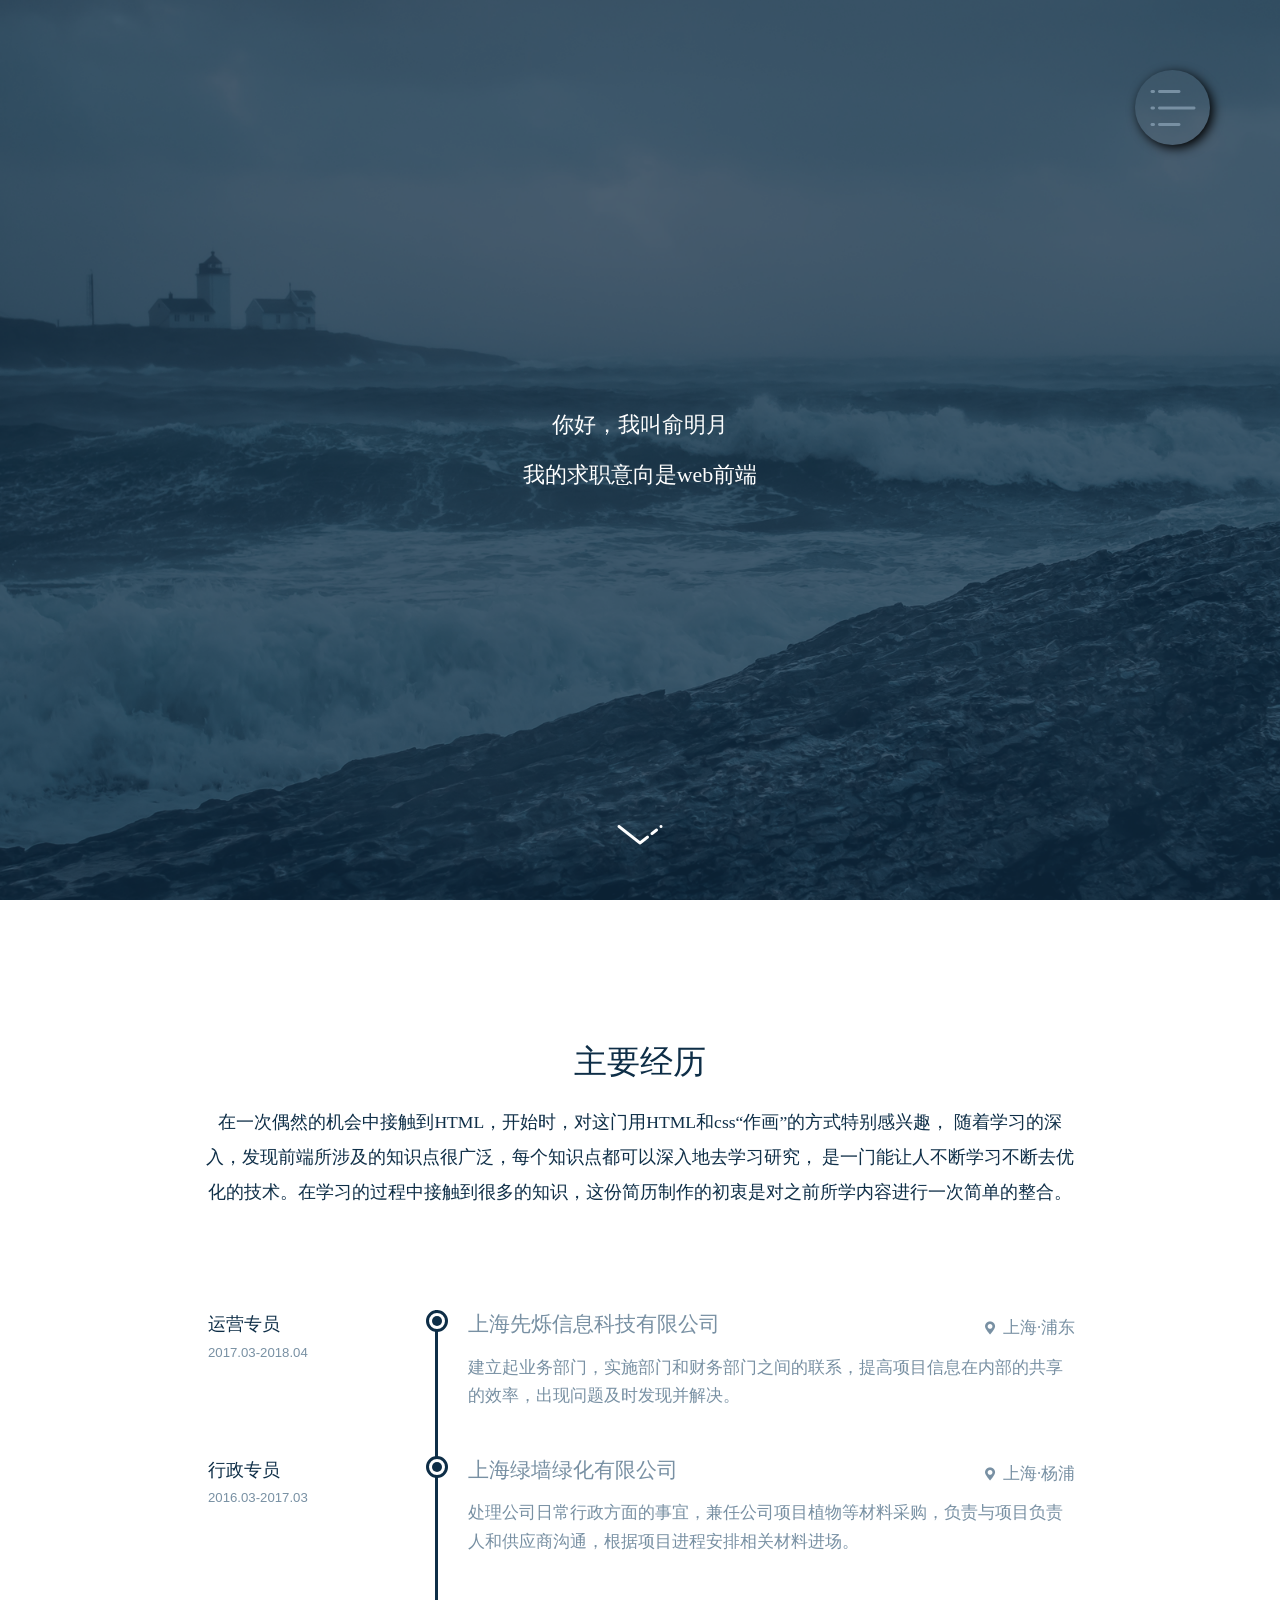
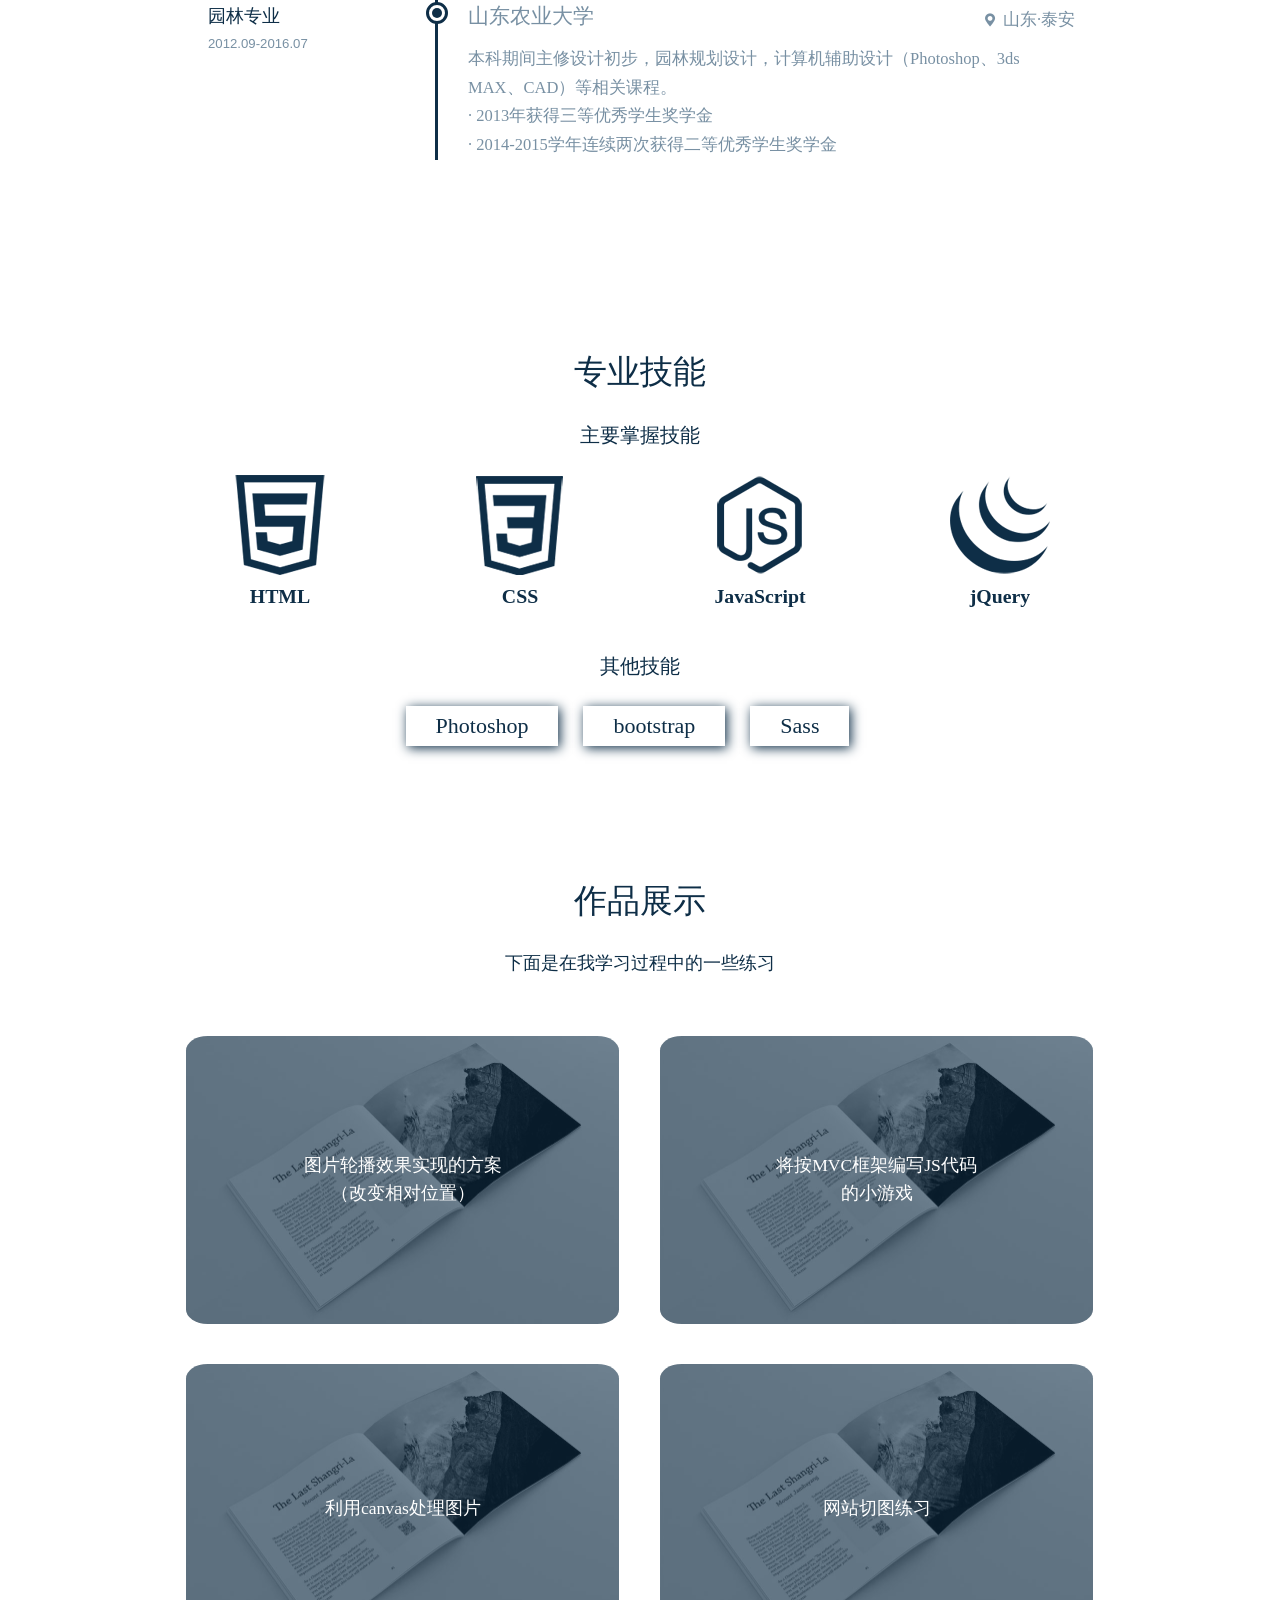
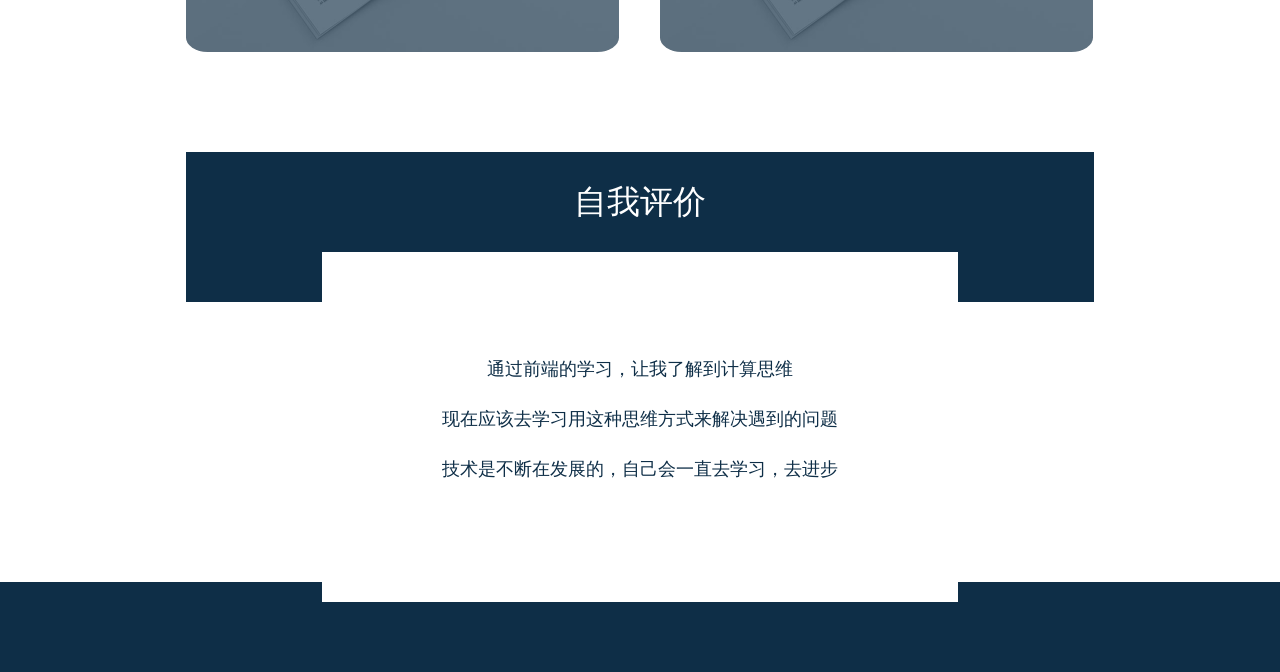
<file: index.html>
<!doctype html>
<html lang="zh">
    <head>
        <meta charset="utf-8">
        <meta name="viewport" content="width=device-width, initial-scale=1.0">
        <title>前端作品展示</title>
        <link rel="stylesheet" href="../css/cv.css">
    </head> 
    <body>
        <div id="wrap">
            <div id="main">
                <header class="section" id="firstPage">
                    <div id="menu-icon"><span></span></div>
                    <nav id="menu-nav">
                        <ul id="menu">
                            <li data-menuanchor="firstPage" class="active"><a href="#firstPage">首页</a></li
                            ><li data-menuanchor="secondPage"><a href="#secondPage">主要经历</a></li
                            ><li data-menuanchor="thirdPage"><a href="#thirdPage">专业技能</a></li
                            ><li data-menuanchor="fourthPage"><a href="#fourthPage">作品展示</a></li
                            ><li data-menuanchor="lastPage"><a href="#lastPage">自我评价</a></li>
                        </ul>
                    </nav>
                    <div id="introduce">
                        <p>你好，我叫俞明月</p>
                        <p>我的求职意向是web前端</p>                                                  
                    </div>
                    <a href="#secondPage"><div id="to-next"></div></a>
                </header>
                    
                <section class="section" id="secondPage">
                    <div class="container">
                        <div class="content">
                            <header>主要经历</header>
                            <p>
                                在一次偶然的机会中接触到HTML，开始时，对这门用HTML和css“作画”的方式特别感兴趣，
                                随着学习的深入，发现前端所涉及的知识点很广泛，每个知识点都可以深入地去学习研究，
                                是一门能让人不断学习不断去优化的技术。在学习的过程中接触到很多的知识，这份简历制作的初衷是对之前所学内容进行一次简单的整合。
                            </p>
                        </div>
                        <div id="timeline">
                            <div class="timeline-row">
                                <div class="timeline-place">
                                    <h3>上海先烁信息科技有限公司</h3>
                                    <div class="location"><i></i>上海·浦东</div>
                                </div>
                                <div class="timeline-job">
                                    <div class="title">运营专员</div>
                                    <div class="time">2017.03-2018.04</div>
                                </div>
                                <div class="timeline-desc">
                                    <p>建立起业务部门，实施部门和财务部门之间的联系，提高项目信息在内部的共享的效率，出现问题及时发现并解决。</p>
                                </div>
                            </div>
                            <div class="timeline-row">
                                <div class="timeline-place">
                                    <h3>上海绿墙绿化有限公司</h3>
                                    <div class="location"><i></i>上海·杨浦</div>
                                </div>
                                <div class="timeline-job">
                                    <div class="title">行政专员</div>
                                    <div class="time">2016.03-2017.03</div>
                                </div>
                                <div class="timeline-desc">
                                    <p>处理公司日常行政方面的事宜，兼任公司项目植物等材料采购，负责与项目负责人和供应商沟通，根据项目进程安排相关材料进场。</p>
                                </div>
                            </div>
                            <div class="timeline-row">
                                <div class="timeline-place">
                                    <h3>山东农业大学</h3>
                                    <div class="location"><i></i>山东·泰安</div>
                                </div>
                                <div class="timeline-job">
                                    <div class="title">园林专业</div>
                                    <div class="time">2012.09-2016.07</div>
                                </div>
                                <div class="timeline-desc">
                                    <p>本科期间主修设计初步，园林规划设计，计算机辅助设计（Photoshop、3ds MAX、CAD）等相关课程。</p>
                                    <p>· 2013年获得三等优秀学生奖学金</p>
                                    <p>· 2014-2015学年连续两次获得二等优秀学生奖学金</p>
                                </div>
                            </div>
                        </div>
                    </div>
                </section>

                <section class="section" id="thirdPage">  
                    <div class="container clearfix">
                        <header>专业技能</header>
                        <h4>主要掌握技能</h4>
                        <ul id="major" class="clearfix">
                            <li>
                                <div id="html"><img src="../images/html5.png"></div>
                                <h5>HTML</h5>
                                <P class="desc"></P>
                            </li>
                            <li>                                
                                <div id="css"><img src="../images/css3.png"></div>
                                <h5>CSS</h5>
                                <P class="desc"></P>
                            </li>
                            <li>
                                <div id="javascript"><img src="../images/js.png"></div>
                                <h5>JavaScript</h5>
                                <P class="desc"></P>
                            </li>
                            <li>
                                <div id="jQuery"><img src="../images/jquery.png"></div>
                                <h5>jQuery</h5>
                                <P class="desc"></P>
                            </li>
                        </ul>
                        <h4>其他技能</h4>
                        <ul id="others" class="clearfix">
                            <li>Photoshop</li
                           ><li>bootstrap</li
                           ><li>Sass</li>
                        </ul>
                    </div>
                </section>
                
                <section class="section" id="fourthPage">
                    <div class="container">
                        <div class="content">
                            <header>作品展示</header>
                            <p>下面是在我学习过程中的一些练习</p>
                        </div>
                        <div id="showlist">
                            <div class="clearfix">
                                <div class="imagediv">
                                    <a href="monster_mashup.html">
                                        <img src="../images/example.jpg">
                                        <div class="desc">
                                            <p>图片轮播效果实现的方案（改变相对位置）</p>
                                        </div>
                                </div>
                                <div class="imagediv">
                                    <a href="battleship.html">
                                        <img src="../images/example.jpg">
                                        <div class="desc">
                                            <p>将按MVC框架编写JS代码的小游戏</p>
                                        </div>
                                    </a>
                                </div>
                                <div class="imagediv">
                                    <a href="webvilletv.html">
                                        <img src="../images/example.jpg">
                                        <div class="desc">
                                            <p>利用canvas处理图片</p>
                                        </div>
                                    </a>
                                </div>
                                <div class="imagediv">
                                    <a href="../yuedu/yuedu.html">
                                        <img src="../images/example.jpg">
                                        <div class="desc">
                                            <p>网站切图练习</p>
                                        </div>
                                    </a>
                                </div>
                            </div>
                        </div>
                    </div>
                </section>

                <footer class="section" id="lastPage">
                    <div class="container">
                        <header><span>自我评价</span></header>
                        <div class="content">
                            <p>通过前端的学习，让我了解到计算思维</p>
                            <p>现在应该去学习用这种思维方式来解决遇到的问题</p>
                            <p>技术是不断在发展的，自己会一直去学习，去进步</p>
                        </div>
                    </div>
                    <div id="sum"></div>
                </footer>
            </div>
        </div>       
        <script src="../js/jquery-3.3.1.js"></script>
        <script src="../js/cv.js"></script>
    </body>
</html>
</file>
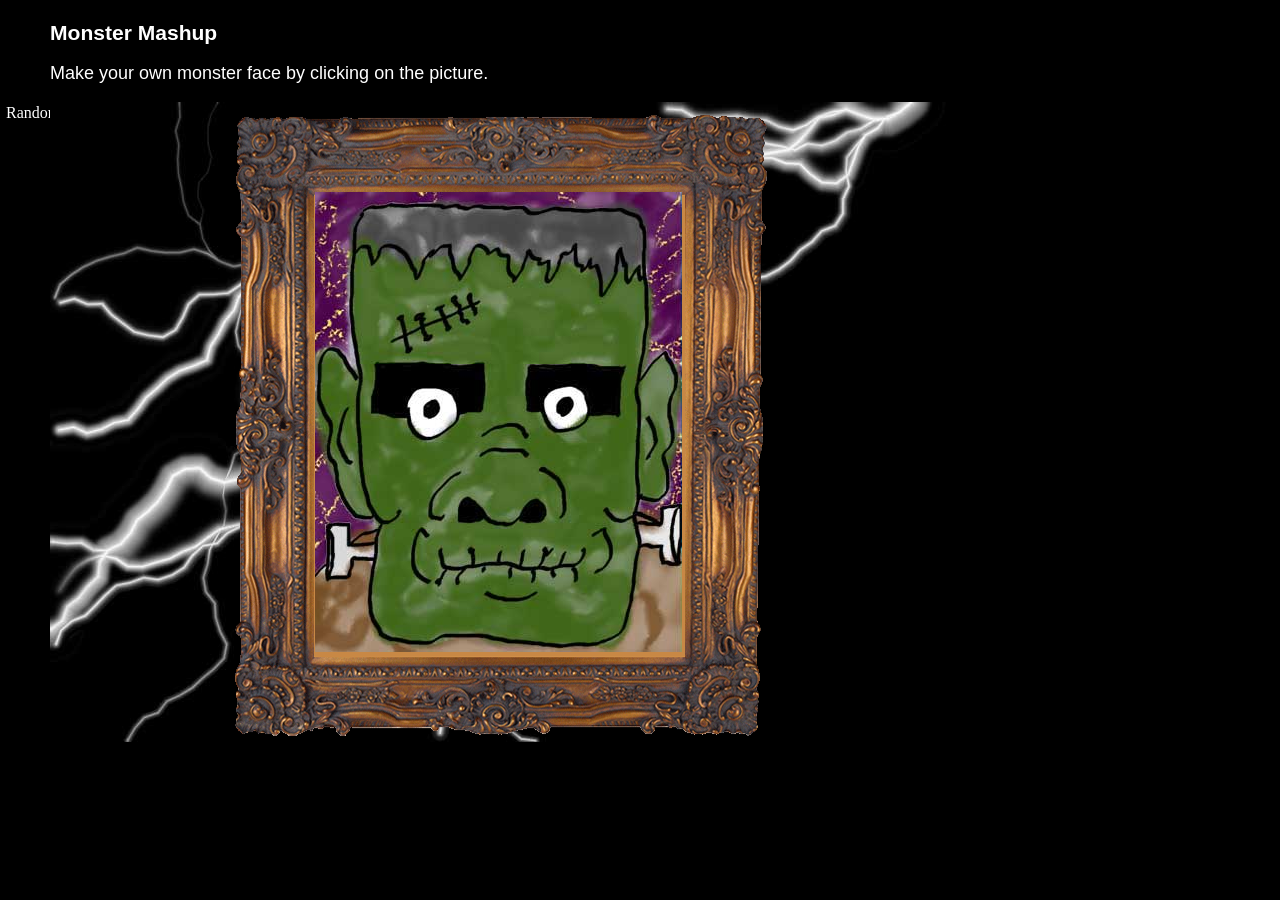
<file: cn/monster_mashup.html>
<!doctype html>
<html lang="zh">
  <head>
    <meta charset="utf-8">
    <title>Monster Mashup</title>
    <link rel="stylesheet" href="../css/monster_mashup.css">
    </head>

  <body>
    <div id="wrap">
      <header id="top">
        <h3>Monster Mashup</h3>
        <p>Make your own monster face by clicking on the picture.</p>
      </header>

      <div id="container">
        <img class="lightning" id="lightning1" src="../images/monster_mashup/lightning-01.jpg" alt="lightning1">
        <img class="lightning" id="lightning2" src="../images/monster_mashup/lightning-02.jpg" alt="lightning2">
        <img class="lightning" id="lightning3" src="../images/monster_mashup/lightning-03.jpg" alt="lightning3">
        <div id="frame">
          <div id="pic_box"> 
            <div id="header" class="face"><img src="../images/monster_mashup/headsstrip.jpg"></div> 
            <div id="eyes" class="face"><img src="../images/monster_mashup/eyesstrip.jpg"></div> 
            <div id="noses" class="face"><img src="../images/monster_mashup/nosesstrip.jpg"></div> 
            <div id="mouth" class="face"><img src="../images/monster_mashup/mouthsstrip.jpg"></div>
          </div>
        </div>
      </div>

      <footer>
          <button id="Random">Randomize</button>
          <button id="Reset">Reset</button>
      </footer>
    </div>
  <script src="../js/jquery-3.3.1.js"></script>
  <script src="../js/monster_mashup.js"></script>
  </body>
</html>
</file>
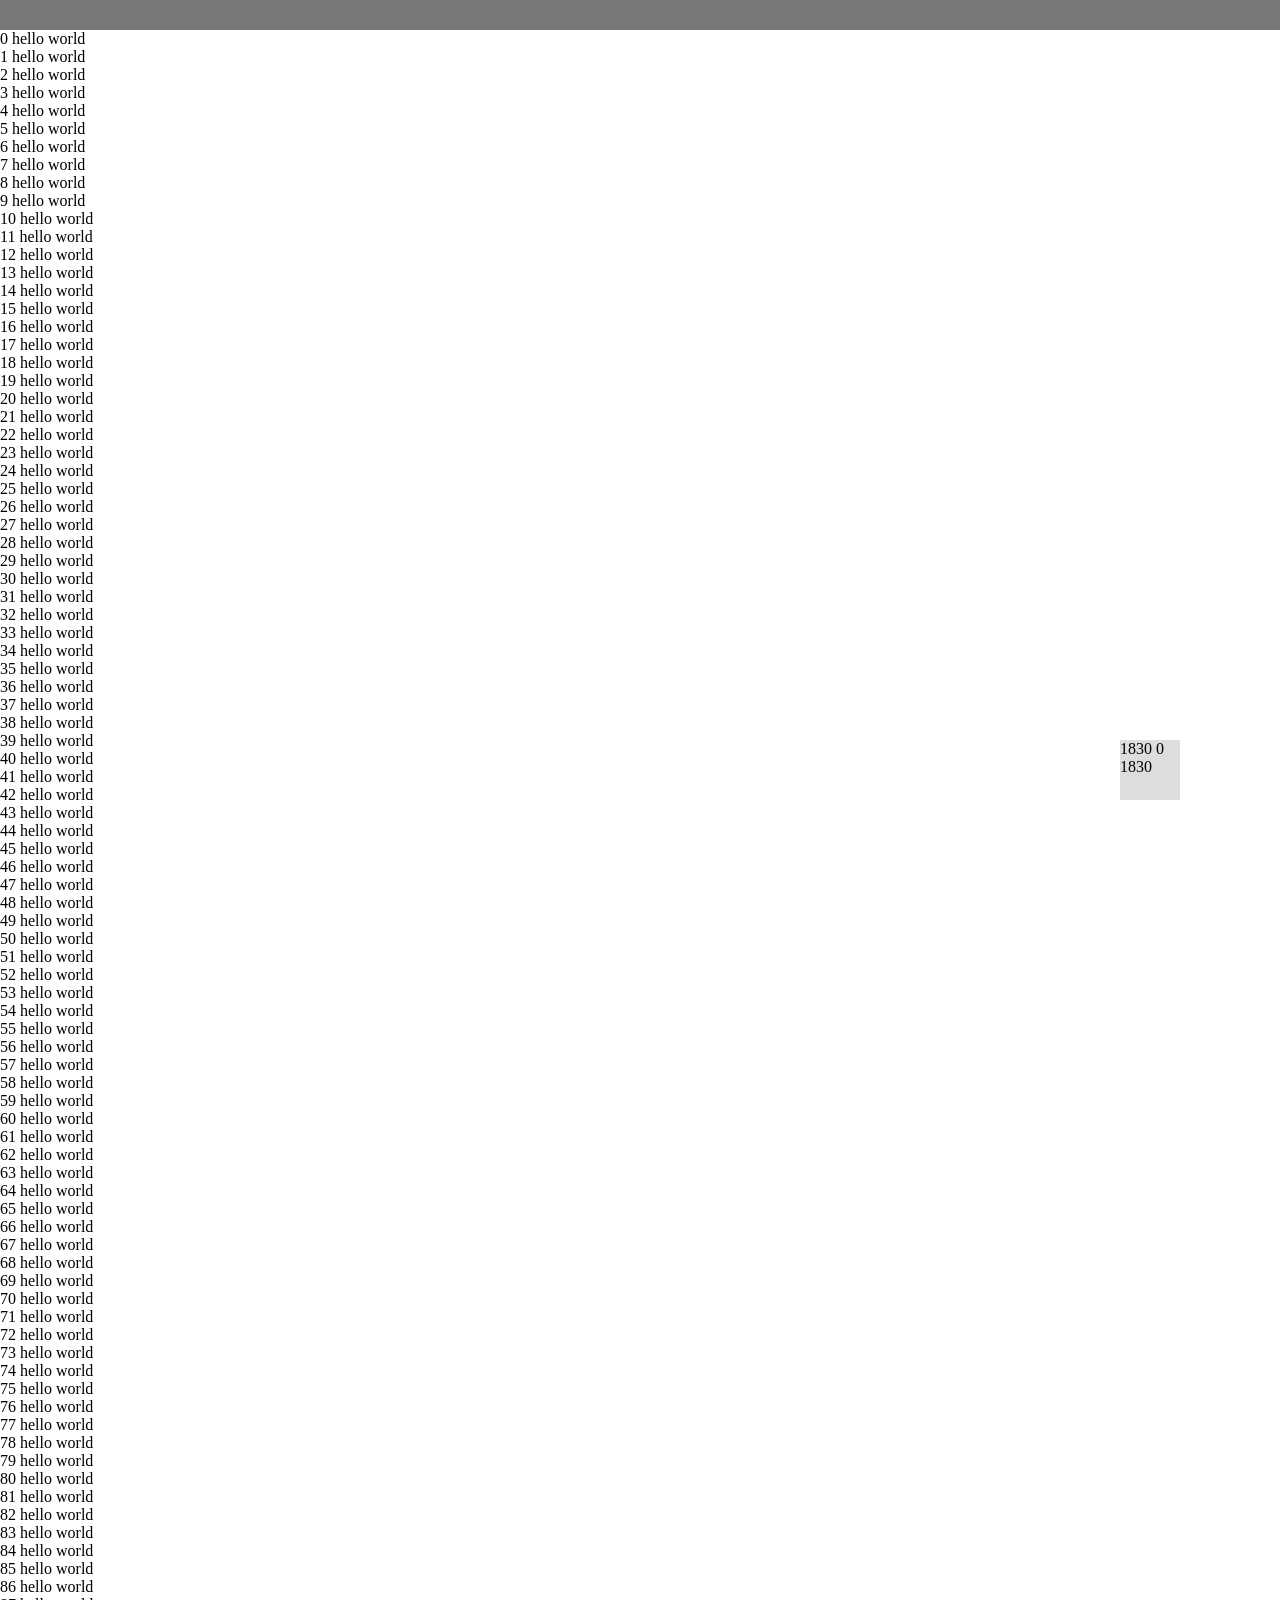
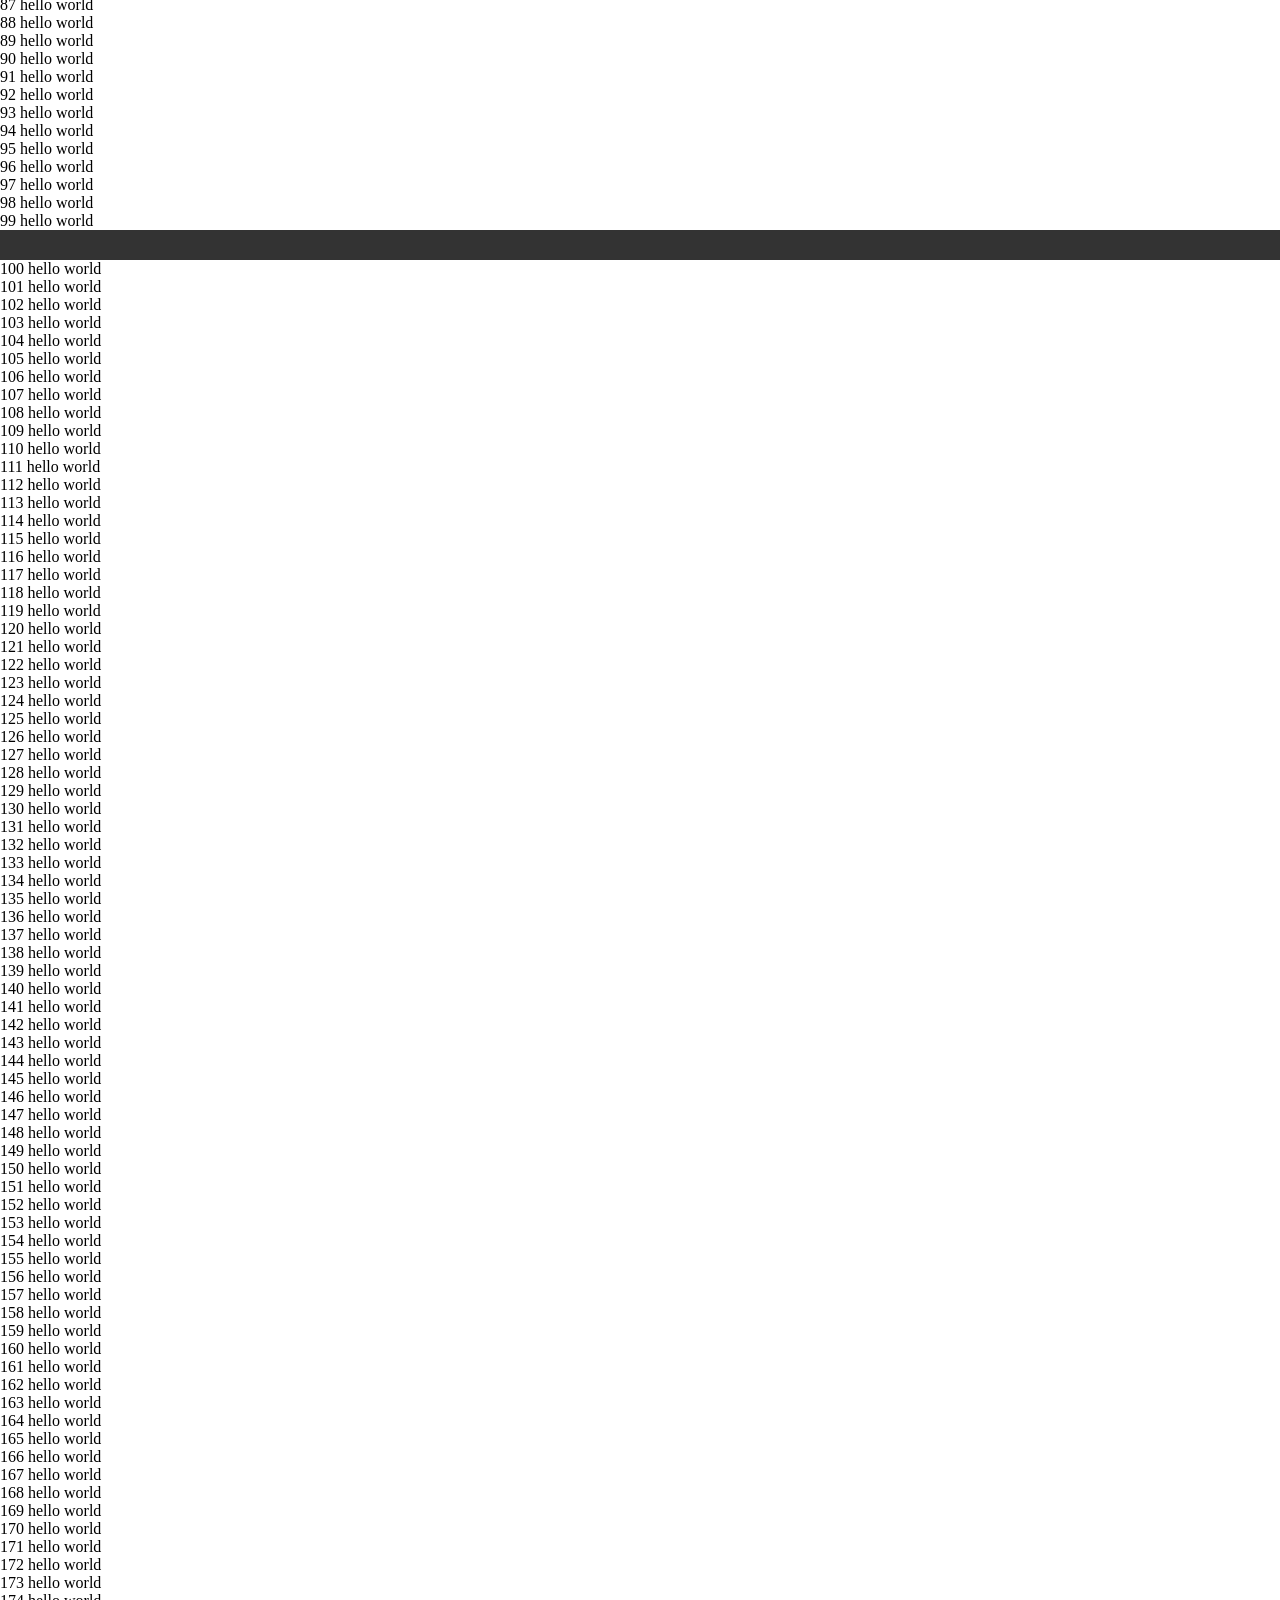
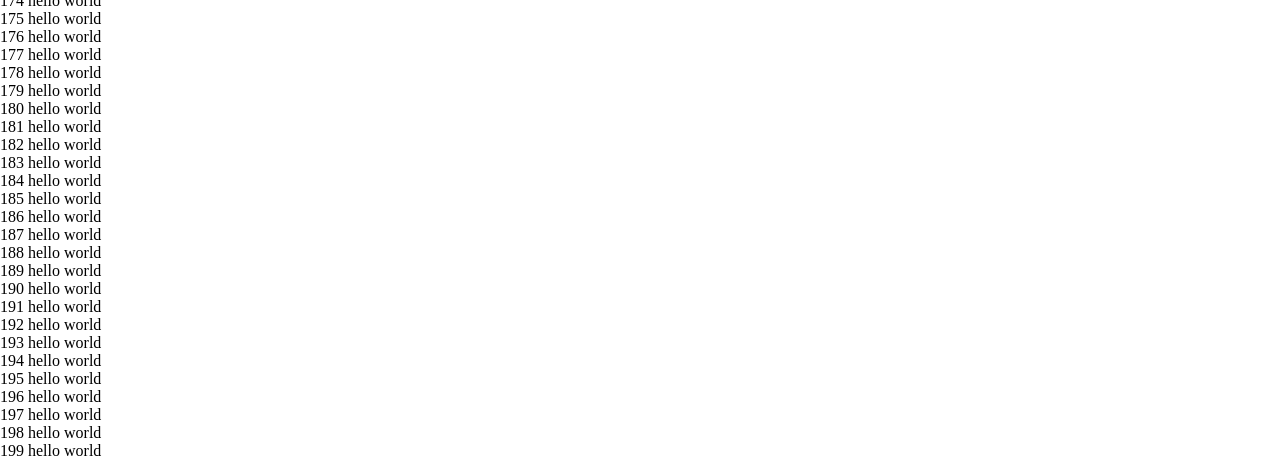
<file: cn/Untitled-1.html>
<!DOCTYPE html>
<html>
<head>
    <meta http-equiv="Content-Type" content="text/html; charset=utf-8" />
    <title>test</title>
    <style>
        *{
            padding:0;
            margin:0;
        }
        #header{
            position: fixed;
            top: 0;
            left: 0;
            height: 30px;
            width: 100%;
            background: #555;
            opacity: 0.8;
        }
        #nav,.nav{
            height: 30px;
            width: 100%;
            background: #000;
            opacity: 0.8;
        }
        .fixed{
            position: fixed;
            top:30px;
            left:0;
        }
    </style>
</head>
<body>
<div id="header"></div>
<div style="margin-top:30px;">
<script type="text/javascript">
    //document.write('<div id="nav"></div>');
    for(var i=0;i<100;i++)
        document.write('<div>'+i+' hello world'+'</div>');
</script>
</div>
<div id="nav"></div>
<script type="text/javascript">
    for(var i=100;i<200;i++)
        document.write('<div>'+i+' hello world'+'</div>');
</script>
<script type="text/javascript">
function getElementViewTop(element){
　　var actualTop = element.offsetTop;
　　var current = element.offsetParent;
　　while (current !== null){
        actualTop += current.offsetTop;
        current = current.offsetParent;
　　}
    var elementScrollTop=0;
　　if (document.compatMode == "BackCompat"){
        elementScrollTop=document.body.scrollTop;
　　} else {
        elementScrollTop=document.documentElement.scrollTop; 
　　}
    return actualTop;
　//　return actualTop-elementScrollTop;
}
function getScroll()
{
    var top, left, width, height;
 
    if (document.documentElement && document.documentElement.scrollTop) {
        top = document.documentElement.scrollTop;
        left = document.documentElement.scrollLeft;
        width = document.documentElement.scrollWidth;
        height = document.documentElement.scrollHeight;
    } else if (document.body) {
        top = document.body.scrollTop;
        left = document.body.scrollLeft;
        width = document.body.scrollWidth;
        height = document.body.scrollHeight;
    }
    return { 'top': top, 'left': left, 'width': width, 'height': height };
}
var nav = document.getElementById('nav');   
var posTop = getElementViewTop(nav);
window.addEventListener('scroll',function(event){
    var scrollTop = getScroll().top;
    var output = document.getElementById('output');
    output.innerHTML = posTop +' '+scrollTop+' '+(posTop-scrollTop);
    if(posTop>=30 && posTop-scrollTop <= 30) 
        nav.className = 'nav fixed';
    else nav.className = 'nav';
},false);
</script>
<div id="output" style="position:fixed;width:60px;height:60px;right:100px;bottom:100px;background:#DDD">0</div>
</body>
</html>
</file>
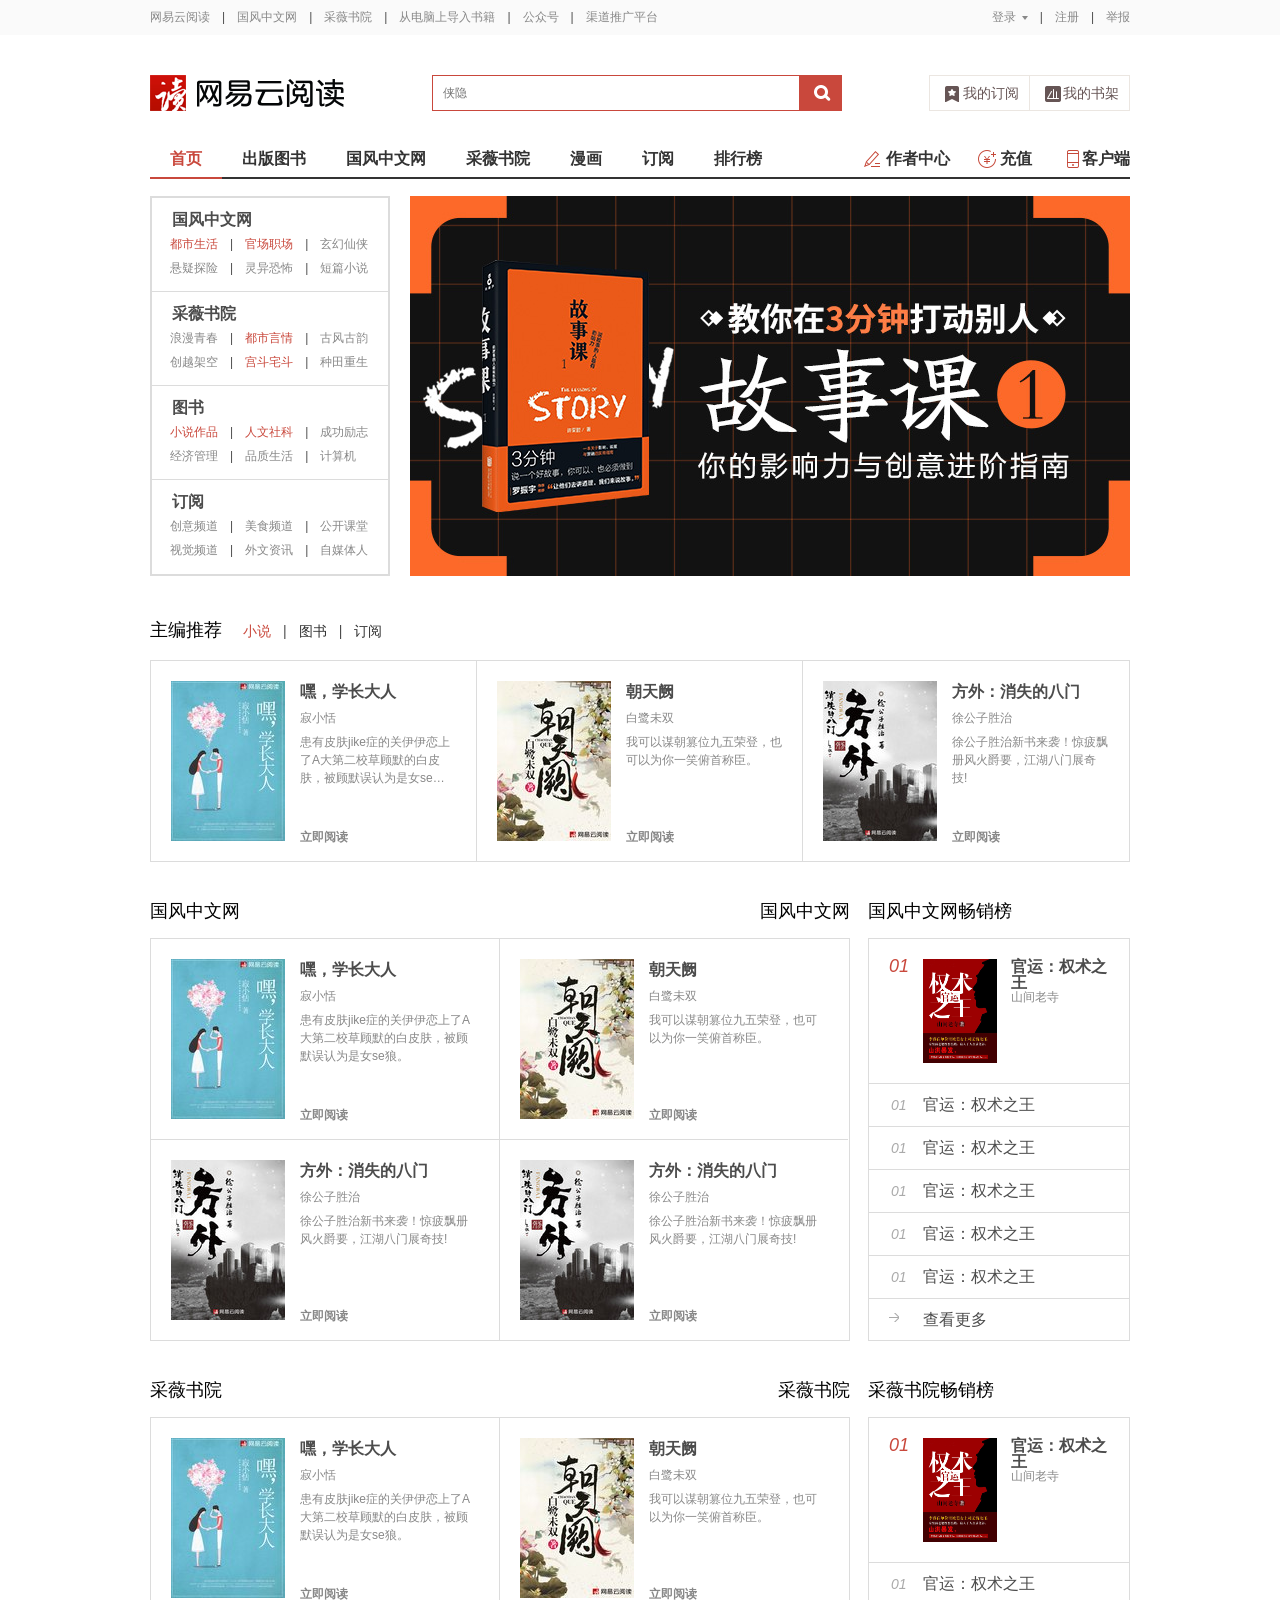
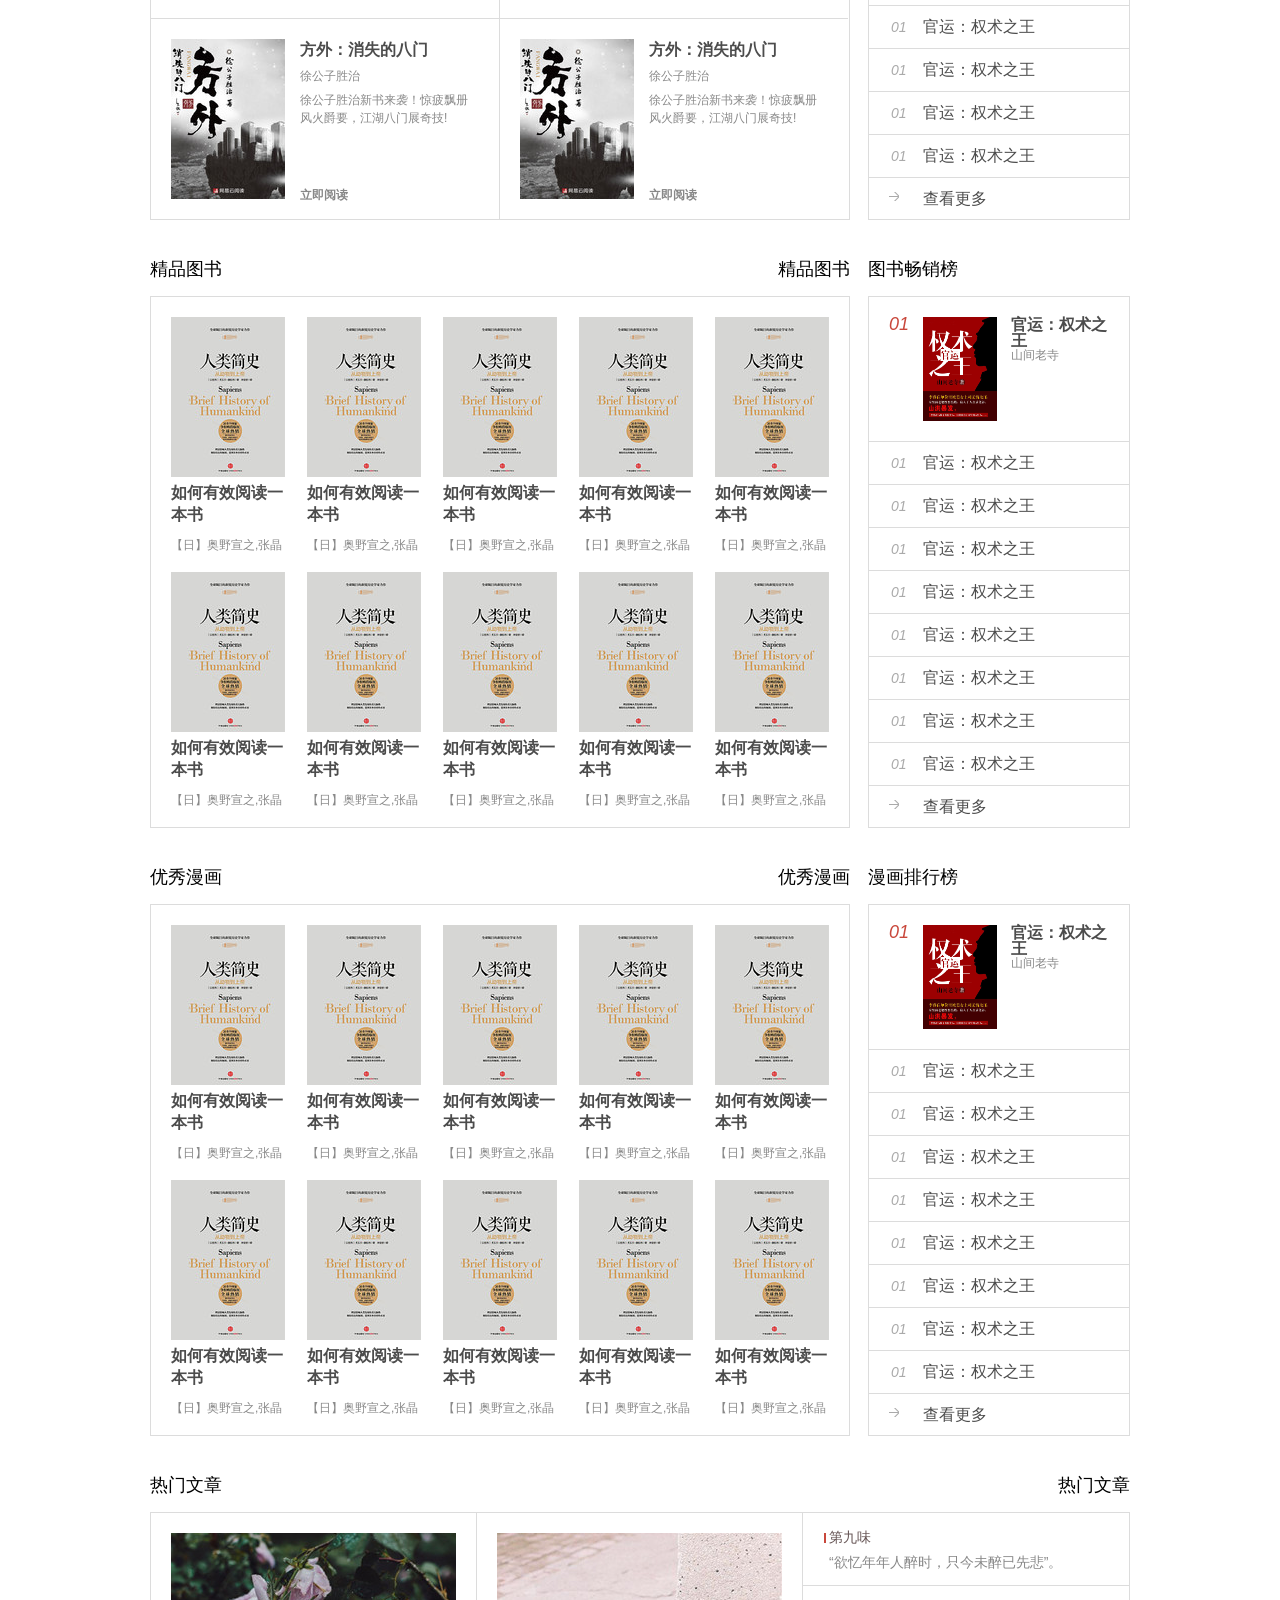
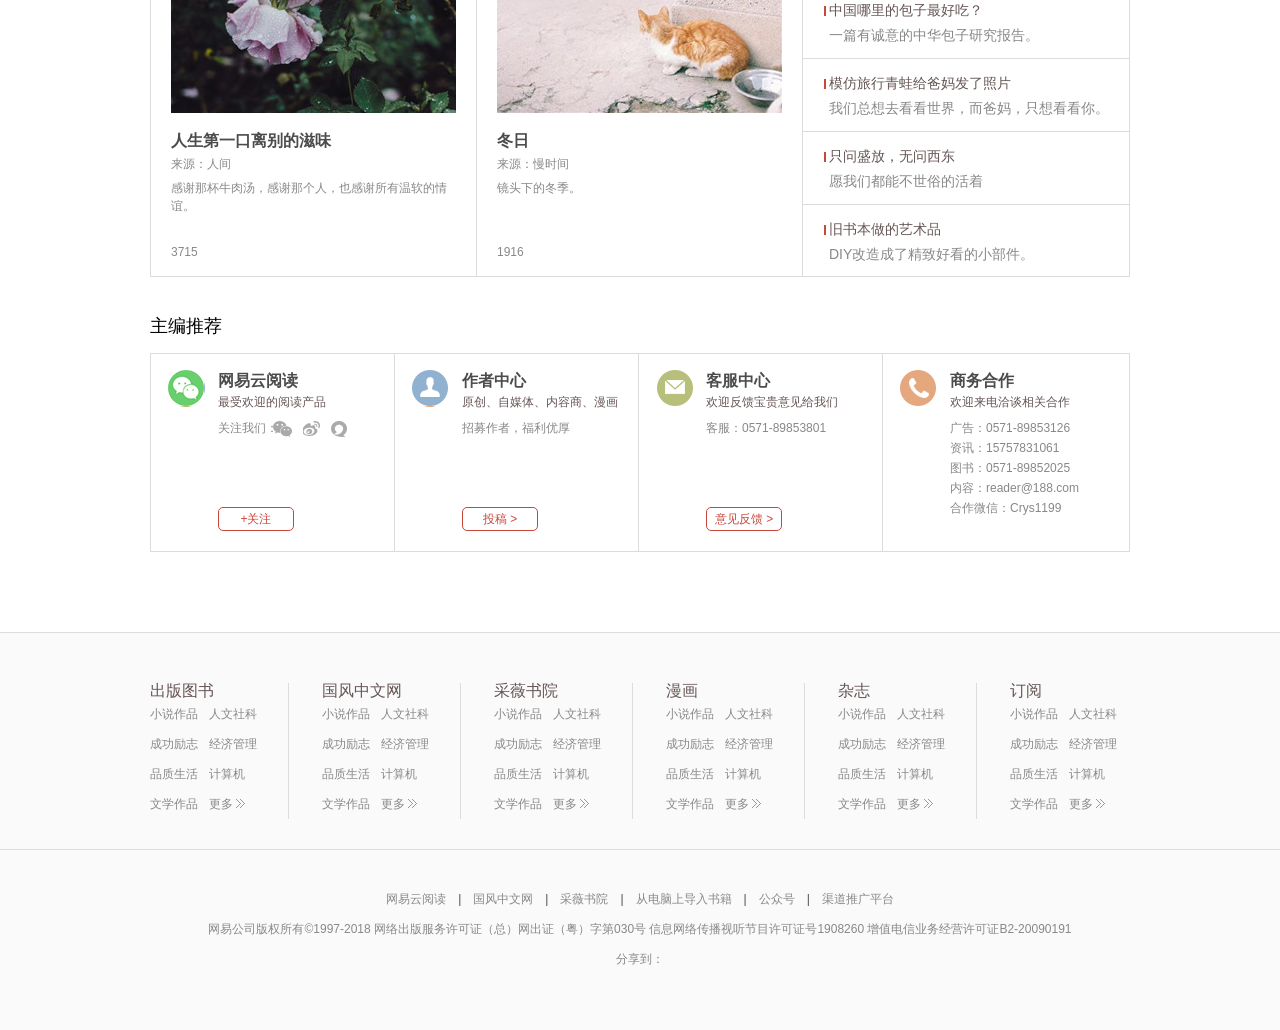
<file: yuedu/yuedu.html>
﻿<!doctype html>
<html lang="zh-CN">
  <head>
    <meta charset="utf-8">
    <title>网易云阅读</title>
    <link type="text/css" rel="stylesheet" href="yuedu.css">
  </head>

  <body>

     <div class="bgc" id="topbar">
       <nav class="jello clearfix">
         <ul class="left">
           <li class="cut_off first"><a href="#" title="网易云阅读">网易云阅读</a></li
          ><li class="cut_off"><a href="#" title="国风中文网">国风中文网</a></li
          ><li class="cut_off"><a href="#" title="采薇书院">采薇书院</a></li
          ><li class="cut_off"><a href="#" title="从电脑上导入书籍">从电脑上导入书籍</a></li
          ><li class="cut_off"><a href="#" title="公众号">公众号</a
          ><li><a href="#" title="渠道推广平台">渠道推广平台</a></li>
         </ul>

         <div class="right">
           <span id="login" class="cut_off"><a href="#" title="登录">登录</a></span
          ><span id="sep" class="cut_off"><a href="#" title="注册">注册</a></span
          ><span id="chong"><a href="#" title="举报">举报</a></span>
         </div>
       </nav>
     </div>

  <div id="allcontent" class="jello">
    <header>
      <div id="header_top" class="clearfix">
        <a class="logo" href="#" title="网易云阅读">
          <img id="logo" class="left"  src="images/transparency.png" 
               width="194" height="36" alt="网易云阅读">
        </a>

         <form class="left" action="#" method="post">
           <input id="text" type="text" name="subject" placeholder="侠隐"
        ><input id="submit" type="submit" value="">
         </form>

        <div id="cloud" class="right clearfix">
              <a class="left bgc_change" id="cloud_subs" href="#"
                 title="我的订阅" target="_blank">我的订阅</a>
              <a class="right bgc_change" id="cloud_bs" href="#"
                 title="我的书架" target="_blank">我的书架</a>
        </div>
      </div>

      <nav id="header_bottom" >
         <ul class="clearfix">
            <li class="left selected"><a href="#" >首页</a></li
            ><li class="left"><a href="#" >出版图书</a></li
            ><li class="left"><a href="#" >国风中文网</a></li
            ><li class="left"><a href="#" >采薇书院</a></li
            ><li class="left"><a href="#" >漫画</a></li
            ><li class="left"><a href="#" >订阅</a></li
            ><li class="left"><a href="#" >排行榜</a></li
            ><li class="right"><a id="icon_download" href="#" >客户端</a></li
            ><li class="right"><a id="icon_recharge" href="#" >充值</a></li
            ><li class="right"><a id="icon_open" href="#" >作者中心</a></li>
         </ul>
      </nav>     
    </header>

    <div id="main">
      <header  class="clearfix">

        <div id="slider" class="right">
            <img id="slider_image" src="images/story.jpeg" alt="故事课"
                 width="720" height="380">
        </div>

        <nav>
          <ul id="menu" class="left">
            <li class="more">
              <h2>国风中文网</h2>
              <a href="#" class="cut_off special">都市生活</a
             ><a href="#" class="cut_off special">官场职场</a
             ><a href="#">玄幻仙侠</a><br>
              <a href="#" class="cut_off">悬疑探险</a
             ><a href="#" class="cut_off">灵异恐怖</a
             ><a href="#">短篇小说</a></li
           ><li class="hide">
              <h2>国风中文网</h2>
              <a href="#" class="cut_off">科幻奇幻</a
             ><a href="#" class="cut_off">军事谍战</a
             ><a href="#">同人网游</a><br>
              <a href="#">历史传奇</a></li
           ><li class="more">
              <h2>采薇书院</h2>
              <a href="#" class="cut_off">浪漫青春</a
             ><a href="#" class="cut_off special">都市言情</a
             ><a href="#">古风古韵</a><br>
              <a href="#" class="cut_off">创越架空</a
             ><a href="#" class="cut_off special">宫斗宅斗</a
             ><a href="#">种田重生</a></li
           ><li class="hide">
              <h2>采薇书院</h2>
              <a href="#" class="cut_off">科幻奇幻</a
             ><a href="#" class="cut_off">军事谍战</a
             ><a href="#">同人网游</a><br>
              <a href="#">历史传奇</a></li
           ><li class="more">
              <h2>图书</h2>
              <a href="#" class="cut_off special">小说作品</a
             ><a href="#" class="cut_off special">人文社科</a
             ><a href="#">成功励志</a><br>
              <a href="#" class="cut_off">经济管理</a
             ><a href="#" class="cut_off">品质生活</a
             ><a href="#">计算机</a></li
           ><li class="hide">
              <h2>图书</h2>
              <a href="#" class="cut_off">文学作品</a
             ><a href="#" class="cut_off">两性情感</a
             ><a href="#">亲子少儿</a><br>
              <a href="#" class="cut_off">培训考试</a
             ><a href="#" class="cut_off ">杂志期刊</a
             ><a href="#">外文外版</a></li
             ><li class="more" id="subs_sec">
              <h2>订阅</h2>
              <a href="#" class="cut_off">创意频道</a
             ><a href="#" class="cut_off">美食频道</a
             ><a href="#" >公开课堂</a><br>
              <a href="#" class="cut_off">视觉频道</a
             ><a href="#" class="cut_off">外文资讯</a
             ><a href="#" >自媒体人</a></li
           ><li class="hide" id="h_subs_sec">
              <h2>订阅</h2>
              <a href="#" class="cut_off">报刊</a
             ><a href="#" class="cut_off">娱乐</a
             ><a href="#" class="cut_off">新闻</a
             ><a href="#" class="cut_off">财经</a
             ><a href="#" class="space">科技</a
             ><a href="#" class="cut_off">旅游</a
             ><a href="#" class="cut_off">游戏</a
             ><a href="#" class="cut_off">汽车</a
             ><a href="#" class="cut_off">星座</a
             ><a href="#">体育</a><br>
              <a href="#" class="cut_off">生活</a
             ><a href="#" class="cut_off">人文</a
             ><a href="#" class="cut_off">时尚</a
             ><a href="#" class="cut_off">家居</a
             ><a href="#" class="space">文史</a
             ><a href="#" class="cut_off">灵异</a
             ><a href="#" class="cut_off">名人博客</a
             ><a href="#" class="cut_off">本地资讯</a
             ><a href="#" >云课堂</a></li>
          </ul> 
        </nav>

      </header>

      <section id="recommend" class="tcl_type1 clearfix">
        <h1 class="left">主编推荐</h1>
        <ul id="tabs">
          <li class="cut_off selected">小说</li
       ><li class="cut_off">图书</li
       ><li>订阅</li>
       </ul>
       <ul id="novel" class="content clearfix">
         <li class="left bgc_change">
         <a href="#" title="嘿，学长大人" class="left"
        ><img class="left" src="images/8796093024109043627.jpg" alt="嘿，学长大人"
                     width="114" height="160"></a>
          <h2><a href="#" title="嘿，学长大人">嘿，学长大人</a></h2>
          <h6>寂小恬</h6>
          <p>患有皮肤jike症的关伊伊恋上了A大第二校草顾默的白皮肤，被顾默误认为是女se狼。</p>
          <a href="#" title="立即阅读" class="read">立即阅读</a></li
     ><li class="left bgc_change">
         <a href="#" title="朝天阙" class="left"
        ><img class="left" src="images/8796093023825764175.jpg" alt="朝天阙"
                    width="114" height="160"></a>
          <h2><a href="#" title="朝天阙">朝天阙</a></h2>
          <h6>白鹭未双</h6>
          <p>我可以谋朝篡位九五荣登，也可以为你一笑俯首称臣。</p>
          <a href="#" title="立即阅读" class="read">立即阅读</a></li
     ><li class="right bgc_change">
         <a href="#" title="方外：消失的八门" class="left"
       ><img class="left" src="images/8796093023763385675.jpg" alt="方外：消失的八门"
                   width="114" height="160"></a>
          <h2><a href="#" title="方外：消失的八门">方外：消失的八门</a></h2>
          <h6>徐公子胜治</h6>
          <p>徐公子胜治新书来袭！惊疲飘册风火爵要，江湖八门展奇技!</p>
          <a href="#" title="立即阅读" class="read">立即阅读</a></li>
      </ul>
      <ul id="book" class="content clearfix">
          <li class="left bgc_change">
            <a href="#" title="必须找到阿历克斯" class="left"
           ><img class="left" src="images/8796093024042169743.jpg" alt="必须找到阿历克斯"
                        width="114" height="160"></a>
          <h2><a href="#" title="必须找到阿历克斯">必须找到阿历克斯</a></h2>
          <h6>【法】皮耶尔·勒迈特,金祎</h6>
          <p>巴黎街头，一个年轻女子被突然绑架。</p>
          <a href="#" title="立即阅读" class="read">立即阅读</a></li
     ><li class="left bgc_change">
         <a href="#" title="落差：如何化解我们内心的失望" class="left"
        ><img class="left" src="images/8796093023916791625.jpg" alt="落差：如何化解我们内心的失望"
                    width="114" height="160"></a>
          <h2><a href="#" title="落差：如何化解我们内心的失望">落差：如何化解我们内心的失望</a></h2>
          <h6>【法】米歇尔·勒朱瓦耶,陈思宇</h6>
          <p>在失望的背后隐藏着的，是一股愤懑的心理能量。</p>
          <a href="#" title="立即阅读" class="read">立即阅读</a></li
    ><li class="right bgc_change">
         <a href="#" title="国家行动" class="left"
        ><img class="left" src="images/8796093024052924803.jpg" alt="国家行动"
                    width="114" height="160"></a>
         <h2><a href="#" title="国家行动">国家行动</a></h2>
         <h6>程琳</h6>
          <p>这是一部反映公安战线生活的令人回肠荡气的长篇小说。</p>
          <a href="#" title="立即阅读" class="read">立即阅读</a></li>
      </ul>
      <ul id="subs" class="content clearfix">
        <li class="left bgc_change">
          <header class="clearfix">
            <a href="#" title="日本通" class="left"
           ><img class="left" src="images/2018020215174328787.jpg" alt="日本通"
                       width="80" height="80"></a>
              <h3><a href="#" title="日本通">日本通</a></h3>
              <p
              ><span class="score"> </span
              ><span class="score"> </span
              ><span class="score"> </span
              ><span class="score"> </span
              ><span class="no_score"> </span
              ><span class="num_of_subs">999+人订阅</span></p>
              <a href="#" title="立即阅读" class="read">立即阅读</a>
          </header>
          <div class="list">
            <p><a href="#" title="《旅行青蛙》负责人：游戏与测试生育意愿无关，更多内幕曝光">《旅行青蛙》负责人：游戏与测试生育意愿无关，更多内幕曝光</a>!</p
         ><p><a href="#" title="看看日本学霸的书！这样努力大概就不用《等你下课》了吧……">看看日本学霸的书！这样努力大概就不用《等你下课》了吧……</a></p
         ><p><a href="#" title="这些日本当红明星吃得好香，难道不是日料广告？">这些日本当红明星吃得好香，难道不是日料广告？</a></p
         ></div></li
       ><li class="left bgc_change">
            <header class="clearfix">
              <a href="#" title="VOICER" class="left"
             ><img class="left" src="images/voicer.png" alt="VOICER"
                         width="80" height="80"></a>
               <h3><a href="#" title="VOICER">VOICER</a></h3>
               <p
              ><span class="score"> </span
              ><span class="score"> </span
              ><span class="score"> </span
              ><span class="score"> </span
              ><span class="score"> </span
              ><span class="num_of_subs">999+人订阅</span></p>
              <a href="#" title="立即阅读" class="read">立即阅读</a>
            </header>
            <div class="list">
              <p><a href="#" title="8件值得被载入设计史中的IKEA家具">8件值得被载入设计史中的IKEA家具</a></p
            ><p><a href="#" title="GOOD GOODs | 20+1件狗年礼物清单，让温柔与爱同在">GOOD GOODs | 20+1件狗年礼物清单，让温柔与爱同在</a></p
            ><p><a href="#" title="如果把最爱的一本书做成一道菜，会是什么味道？">如果把最爱的一本书做成一道菜，会是什么味道？</a></p
          ></div></li
        ><li class="right bgc_change">
            <header class="clearfix">
              <a href="#" title="慢时间" class="left"
              ><img class="left" src="images/manshijian.png" alt="慢时间"
                           width="80" height="80"></a>
               <h3><a href="#" title="慢时间">慢时间</a></h3>
               <p
              ><span class="score"> </span
              ><span class="score"> </span
              ><span class="score"> </span
              ><span class="score"> </span
              ><span class="no_score"> </span
              ><span class="num_of_subs">999+人订阅</span></p>
              <a href="#" title="立即阅读" class="read">立即阅读</a>
            </header>
            <div class="list">
              <p><a href="#" title="日本紅葉狩">日本紅葉狩</a></p
           ><p><a href="#" title="废物利用：旧书本做的艺术品">废物利用：旧书本做的艺术品</a></p
           ><p><a href="#" title="如妆洱海">如妆洱海</a></p
          ></div></li>
          </ul>
      </section>      

      <section  id="gf_sec" class="clearfix two_column_layout">
        <div class="left">
          <header class="clearfix">
            <h1 class="left">国风中文网</h1>
            <h1 class="right">国风中文网</h1>
          </header>
          <ul class="content">
            <li class="left bgc_change up">
              <a href="#" title="嘿，学长大人" class="left"
             ><img class="left" src="images/8796093024109043627.jpg" alt="嘿，学长大人"
                          width="114" height="160"></a>
              <h2><a href="#" title="嘿，学长大人">嘿，学长大人</a></h2>
              <h6>寂小恬</h6>
              <p>患有皮肤jike症的关伊伊恋上了A大第二校草顾默的白皮肤，被顾默误认为是女se狼。</p>
              <a href="#" title="立即阅读" class="read">立即阅读</a></li
         ><li class="left bgc_change up_right">
             <a href="#" title="朝天阙" class="left"
            ><img class="left" src="images/8796093023825764175.jpg" alt="朝天阙"
                        width="114" height="160"></a>
              <h2><a href="#" title="朝天阙">朝天阙</a></h2>
              <h6>白鹭未双</h6>
              <p>我可以谋朝篡位九五荣登，也可以为你一笑俯首称臣。</p>
              <a href="#" title="立即阅读" class="read">立即阅读</a></li
         ><li class="left bgc_change down">
             <a href="#" title="方外：消失的八门" class="left"
            ><img class="left" src="images/8796093023763385675.jpg" alt="方外：消失的八门"
                        width="114" height="160"></a>
              <h2><a href="#" title="方外：消失的八门">方外：消失的八门</a></h2>
              <h6>徐公子胜治</h6>
              <p>徐公子胜治新书来袭！惊疲飘册风火爵要，江湖八门展奇技!</p>
              <a href="#" title="立即阅读" class="read">立即阅读</a></li
         ><li class="left bgc_change down_right">
             <a href="#" title="方外：消失的八门" class="left"
            ><img class="left" src="images/8796093023763385675.jpg" alt="方外：消失的八门"
                        width="114" height="160"></a>
              <h2><a href="#" title="方外：消失的八门">方外：消失的八门</a></h2>
              <h6>徐公子胜治</h6>
              <p>徐公子胜治新书来袭！惊疲飘册风火爵要，江湖八门展奇技!</p>
              <a href="#" title="立即阅读" class="read">立即阅读</a></li>
            </ul>
          </div>
      
          <div class="right">
          <h1>国风中文网畅销榜</h1>
          <ul class="best_seller_list">
            <li class="bgc_change clearfix">
              <h2 class="flod"><a><i>01</i><span>官运：权术之王</span></a></h2>
              <div class="unflod  clearfix">
                <i>01</i>
                <a href="#" title="方外：消失的八门" class="left"
               ><img class="left" src="images/quanshuzhiwang.jpg" alt="官运：权术之王"
                           width="74" height="104"></a>
             <h2>官运：权术之王</h2>
             <h6>山间老寺</h6>
           </div></li
         ><li class="bgc_change clearfix">
              <h2 class="flod"><a><i>01</i><span>官运：权术之王</span></a></h2>
              <div class="unflod  clearfix">
                <i>01</i>
                <a href="#" title="方外：消失的八门" class="left"
               ><img class="left" src="images/quanshuzhiwang.jpg" alt="官运：权术之王"
                           width="74" height="104"></a>
             <h2>官运：权术之王</h2>
             <h6>山间老寺</h6>
           </div></li
         ><li class="bgc_change clearfix">
              <h2 class="flod"><a><i>01</i><span>官运：权术之王</span></a></h2>
              <div class="unflod  clearfix">
                <i>01</i>
                <a href="#" title="方外：消失的八门" class="left"
               ><img class="left" src="images/quanshuzhiwang.jpg" alt="官运：权术之王"
                           width="74" height="104"></a>
             <h2>官运：权术之王</h2>
             <h6>山间老寺</h6>
           </div></li
         ><li class="bgc_change clearfix">
              <h2 class="flod"><a><i>01</i><span>官运：权术之王</span></a></h2>
              <div class="unflod  clearfix">
                <i>01</i>
                <a href="#" title="方外：消失的八门" class="left"
               ><img class="left" src="images/quanshuzhiwang.jpg" alt="官运：权术之王"
                           width="74" height="104"></a>
             <h2>官运：权术之王</h2>
             <h6>山间老寺</h6>
           </div></li
         ><li class="bgc_change clearfix">
              <h2 class="flod"><a><i>01</i><span>官运：权术之王</span></a></h2>
              <div class="unflod  clearfix">
                <i>01</i>
                <a href="#" title="方外：消失的八门" class="left"
               ><img class="left" src="images/quanshuzhiwang.jpg" alt="官运：权术之王"
                           width="74" height="104"></a>
             <h2>官运：权术之王</h2>
             <h6>山间老寺</h6>
           </div></li
         ><li class="bgc_change clearfix">
              <h2 class="flod"><a><i>01</i><span>官运：权术之王</span></a></h2>
              <div class="unflod  clearfix">
                <i>01</i>
                <a href="#" title="方外：消失的八门" class="left"
               ><img class="left" src="images/quanshuzhiwang.jpg" alt="官运：权术之王"
                           width="74" height="104"></a>
             <h2>官运：权术之王</h2>
             <h6>山间老寺</h6>
           </div></li
       ><li  class="bgc_change more"><a><i></i>查看更多</a></li>
            </ul>
          </div>  
       </section>

      <section  id="cw_sec" class="clearfix two_column_layout">
        <div class="left">
          <header class="clearfix">
            <h1 class="left">采薇书院</h1>
            <h1 class="right">采薇书院</h1>
          </header>
          <ul class="content">
            <li class="left bgc_change up">
              <a href="#" title="嘿，学长大人" class="left"
             ><img class="left" src="images/8796093024109043627.jpg" alt="嘿，学长大人"
                          width="114" height="160"></a>
              <h2><a href="#" title="嘿，学长大人">嘿，学长大人</a></h2>
              <h6>寂小恬</h6>
              <p>患有皮肤jike症的关伊伊恋上了A大第二校草顾默的白皮肤，被顾默误认为是女se狼。</p>
              <a href="#" title="立即阅读" class="read">立即阅读</a></li
         ><li class="left bgc_change up_right">
             <a href="#" title="朝天阙" class="left"
            ><img class="left" src="images/8796093023825764175.jpg" alt="朝天阙"
                        width="114" height="160"></a>
              <h2><a href="#" title="朝天阙">朝天阙</a></h2>
              <h6>白鹭未双</h6>
              <p>我可以谋朝篡位九五荣登，也可以为你一笑俯首称臣。</p>
              <a href="#" title="立即阅读" class="read">立即阅读</a></li
         ><li class="left bgc_change down">
             <a href="#" title="方外：消失的八门" class="left"
            ><img class="left" src="images/8796093023763385675.jpg" alt="方外：消失的八门"
                        width="114" height="160"></a>
              <h2><a href="#" title="方外：消失的八门">方外：消失的八门</a></h2>
              <h6>徐公子胜治</h6>
              <p>徐公子胜治新书来袭！惊疲飘册风火爵要，江湖八门展奇技!</p>
              <a href="#" title="立即阅读" class="read">立即阅读</a></li
         ><li class="left bgc_change down_right">
             <a href="#" title="方外：消失的八门" class="left"
            ><img class="left" src="images/8796093023763385675.jpg" alt="方外：消失的八门"
                        width="114" height="160"></a>
              <h2><a href="#" title="方外：消失的八门">方外：消失的八门</a></h2>
              <h6>徐公子胜治</h6>
              <p>徐公子胜治新书来袭！惊疲飘册风火爵要，江湖八门展奇技!</p>
              <a href="#" title="立即阅读" class="read">立即阅读</a></li>
            </ul>
          </div>
      
          <div class="right">
          <h1>采薇书院畅销榜</h1>
          <ul class="best_seller_list">
            <li class="bgc_change clearfix">
              <h2 class="flod"><a><i>01</i><span>官运：权术之王</span></a></h2>
              <div class="unflod  clearfix">
                <i>01</i>
                <a href="#" title="方外：消失的八门" class="left"
               ><img class="left" src="images/quanshuzhiwang.jpg" alt="官运：权术之王"
                           width="74" height="104"></a>
             <h2>官运：权术之王</h2>
             <h6>山间老寺</h6>
           </div></li
         ><li class="bgc_change clearfix">
              <h2 class="flod"><a><i>01</i><span>官运：权术之王</span></a></h2>
              <div class="unflod  clearfix">
                <i>01</i>
                <a href="#" title="方外：消失的八门" class="left"
               ><img class="left" src="images/quanshuzhiwang.jpg" alt="官运：权术之王"
                           width="74" height="104"></a>
             <h2>官运：权术之王</h2>
             <h6>山间老寺</h6>
           </div></li
         ><li class="bgc_change clearfix">
              <h2 class="flod"><a><i>01</i><span>官运：权术之王</span></a></h2>
              <div class="unflod  clearfix">
                <i>01</i>
                <a href="#" title="方外：消失的八门" class="left"
               ><img class="left" src="images/quanshuzhiwang.jpg" alt="官运：权术之王"
                           width="74" height="104"></a>
             <h2>官运：权术之王</h2>
             <h6>山间老寺</h6>
           </div></li
         ><li class="bgc_change clearfix">
              <h2 class="flod"><a><i>01</i><span>官运：权术之王</span></a></h2>
              <div class="unflod  clearfix">
                <i>01</i>
                <a href="#" title="方外：消失的八门" class="left"
               ><img class="left" src="images/quanshuzhiwang.jpg" alt="官运：权术之王"
                           width="74" height="104"></a>
             <h2>官运：权术之王</h2>
             <h6>山间老寺</h6>
           </div></li
         ><li class="bgc_change clearfix">
              <h2 class="flod"><a><i>01</i><span>官运：权术之王</span></a></h2>
              <div class="unflod  clearfix">
                <i>01</i>
                <a href="#" title="方外：消失的八门" class="left"
               ><img class="left" src="images/quanshuzhiwang.jpg" alt="官运：权术之王"
                           width="74" height="104"></a>
             <h2>官运：权术之王</h2>
             <h6>山间老寺</h6>
           </div></li
         ><li class="bgc_change clearfix">
              <h2 class="flod"><a><i>01</i><span>官运：权术之王</span></a></h2>
              <div class="unflod  clearfix">
                <i>01</i>
                <a href="#" title="方外：消失的八门" class="left"
               ><img class="left" src="images/quanshuzhiwang.jpg" alt="官运：权术之王"
                           width="74" height="104"></a>
             <h2>官运：权术之王</h2>
             <h6>山间老寺</h6>
           </div></li
       ><li  class="bgc_change more"><a><i></i>查看更多</a></li>
            </ul>
          </div>  
       </section>


      <section  id="book_sec" class="clearfix two_column_layout">
        <div class="left">
          <header class="clearfix">
            <h1 class="left">精品图书</h1>
            <h1 class="right">精品图书</h1>
          </header>
          <ul class="content">
            <li class="left bgc_change">
              <a href="#" title="如何有效阅读一本书"
             ><img src="images/renleijianshi.jpg" alt="如何有效阅读一本书"
                          width="114" height="160"></a>
              <h2><a href="#" title="如何有效阅读一本书">如何有效阅读一本书</a></h2>
              <h6>【日】奥野宣之,张晶</h6></li
         ><li class="left bgc_change">
              <a href="#" title="如何有效阅读一本书"
             ><img src="images/renleijianshi.jpg" alt="如何有效阅读一本书"
                          width="114" height="160"></a>
              <h2><a href="#" title="如何有效阅读一本书">如何有效阅读一本书</a></h2>
              <h6>【日】奥野宣之,张晶</h6></li
         ><li class="left bgc_change">
              <a href="#" title="如何有效阅读一本书"
             ><img src="images/renleijianshi.jpg" alt="如何有效阅读一本书"
                          width="114" height="160"></a>
              <h2><a href="#" title="如何有效阅读一本书">如何有效阅读一本书</a></h2>
              <h6>【日】奥野宣之,张晶</h6></li
         ><li class="left bgc_change">
              <a href="#" title="如何有效阅读一本书"
             ><img src="images/renleijianshi.jpg" alt="如何有效阅读一本书"
                          width="114" height="160"></a>
              <h2><a href="#" title="如何有效阅读一本书">如何有效阅读一本书</a></h2>
              <h6>【日】奥野宣之,张晶</h6></li
         ><li class="left bgc_change">
              <a href="#" title="如何有效阅读一本书"
             ><img src="images/renleijianshi.jpg" alt="如何有效阅读一本书"
                          width="114" height="160"></a>
              <h2><a href="#" title="如何有效阅读一本书">如何有效阅读一本书</a></h2>
              <h6>【日】奥野宣之,张晶</h6></li
         ><li class="left bgc_change">
              <a href="#" title="如何有效阅读一本书"
             ><img src="images/renleijianshi.jpg" alt="如何有效阅读一本书"
                          width="114" height="160"></a>
              <h2><a href="#" title="如何有效阅读一本书">如何有效阅读一本书</a></h2>
              <h6>【日】奥野宣之,张晶</h6></li
         ><li class="left bgc_change">
              <a href="#" title="如何有效阅读一本书"
             ><img src="images/renleijianshi.jpg" alt="如何有效阅读一本书"
                          width="114" height="160"></a>
              <h2><a href="#" title="如何有效阅读一本书">如何有效阅读一本书</a></h2>
              <h6>【日】奥野宣之,张晶</h6></li
         ><li class="left bgc_change">
              <a href="#" title="如何有效阅读一本书"
             ><img src="images/renleijianshi.jpg" alt="如何有效阅读一本书"
                          width="114" height="160"></a>
              <h2><a href="#" title="如何有效阅读一本书">如何有效阅读一本书</a></h2>
              <h6>【日】奥野宣之,张晶</h6></li
         ><li class="left bgc_change">
              <a href="#" title="如何有效阅读一本书"
             ><img src="images/renleijianshi.jpg" alt="如何有效阅读一本书"
                          width="114" height="160"></a>
              <h2><a href="#" title="如何有效阅读一本书">如何有效阅读一本书</a></h2>
              <h6>【日】奥野宣之,张晶</h6></li
         ><li class="left bgc_change">
              <a href="#" title="如何有效阅读一本书"
             ><img src="images/renleijianshi.jpg" alt="如何有效阅读一本书"
                          width="114" height="160"></a>
              <h2><a href="#" title="如何有效阅读一本书">如何有效阅读一本书</a></h2>
              <h6>【日】奥野宣之,张晶</h6></li>
            </ul>
          </div>
      
          <div class="right">
          <h1>图书畅销榜</h1>
          <ul class="best_seller_list">
            <li class="bgc_change clearfix">
              <h2 class="flod"><a><i>01</i><span>官运：权术之王</span></a></h2>
              <div class="unflod  clearfix">
                <i>01</i>
                <a href="#" title="方外：消失的八门" class="left"
               ><img class="left" src="images/quanshuzhiwang.jpg" alt="官运：权术之王"
                           width="74" height="104"></a>
             <h2>官运：权术之王</h2>
             <h6>山间老寺</h6>
           </div></li
         ><li class="bgc_change clearfix">
              <h2 class="flod"><a><i>01</i><span>官运：权术之王</span></a></h2>
              <div class="unflod  clearfix">
                <i>01</i>
                <a href="#" title="方外：消失的八门" class="left"
               ><img class="left" src="images/quanshuzhiwang.jpg" alt="官运：权术之王"
                           width="74" height="104"></a>
             <h2>官运：权术之王</h2>
             <h6>山间老寺</h6>
           </div></li
         ><li class="bgc_change clearfix">
              <h2 class="flod"><a><i>01</i><span>官运：权术之王</span></a></h2>
              <div class="unflod  clearfix">
                <i>01</i>
                <a href="#" title="方外：消失的八门" class="left"
               ><img class="left" src="images/quanshuzhiwang.jpg" alt="官运：权术之王"
                           width="74" height="104"></a>
             <h2>官运：权术之王</h2>
             <h6>山间老寺</h6>
           </div></li
         ><li class="bgc_change clearfix">
              <h2 class="flod"><a><i>01</i><span>官运：权术之王</span></a></h2>
              <div class="unflod  clearfix">
                <i>01</i>
                <a href="#" title="方外：消失的八门" class="left"
               ><img class="left" src="images/quanshuzhiwang.jpg" alt="官运：权术之王"
                           width="74" height="104"></a>
             <h2>官运：权术之王</h2>
             <h6>山间老寺</h6>
           </div></li
         ><li class="bgc_change clearfix">
              <h2 class="flod"><a><i>01</i><span>官运：权术之王</span></a></h2>
              <div class="unflod  clearfix">
                <i>01</i>
                <a href="#" title="方外：消失的八门" class="left"
               ><img class="left" src="images/quanshuzhiwang.jpg" alt="官运：权术之王"
                           width="74" height="104"></a>
             <h2>官运：权术之王</h2>
             <h6>山间老寺</h6>
           </div></li
         ><li class="bgc_change clearfix">
              <h2 class="flod"><a><i>01</i><span>官运：权术之王</span></a></h2>
              <div class="unflod  clearfix">
                <i>01</i>
                <a href="#" title="方外：消失的八门" class="left"
               ><img class="left" src="images/quanshuzhiwang.jpg" alt="官运：权术之王"
                           width="74" height="104"></a>
             <h2>官运：权术之王</h2>
             <h6>山间老寺</h6>
           </div></li
         ><li class="bgc_change clearfix">
              <h2 class="flod"><a><i>01</i><span>官运：权术之王</span></a></h2>
              <div class="unflod  clearfix">
                <i>01</i>
                <a href="#" title="方外：消失的八门" class="left"
               ><img class="left" src="images/quanshuzhiwang.jpg" alt="官运：权术之王"
                           width="74" height="104"></a>
             <h2>官运：权术之王</h2>
             <h6>山间老寺</h6>
           </div></li
         ><li class="bgc_change clearfix">
              <h2 class="flod"><a><i>01</i><span>官运：权术之王</span></a></h2>
              <div class="unflod  clearfix">
                <i>01</i>
                <a href="#" title="方外：消失的八门" class="left"
               ><img class="left" src="images/quanshuzhiwang.jpg" alt="官运：权术之王"
                           width="74" height="104"></a>
             <h2>官运：权术之王</h2>
             <h6>山间老寺</h6>
           </div></li
         ><li class="bgc_change clearfix">
              <h2 class="flod"><a><i>01</i><span>官运：权术之王</span></a></h2>
              <div class="unflod  clearfix">
                <i>01</i>
                <a href="#" title="方外：消失的八门" class="left"
               ><img class="left" src="images/quanshuzhiwang.jpg" alt="官运：权术之王"
                           width="74" height="104"></a>
             <h2>官运：权术之王</h2>
             <h6>山间老寺</h6>
           </div></li
       ><li  class="bgc_change more"><a><i></i>查看更多</a></li>
            </ul>
          </div>  
       </section>

      <section  id="manhua_sec" class="clearfix two_column_layout">
        <div class="left">
          <header class="clearfix">
            <h1 class="left">优秀漫画</h1>
            <h1 class="right">优秀漫画</h1>
          </header>
          <ul class="content">
            <li class="left bgc_change">
              <a href="#" title="如何有效阅读一本书"
             ><img src="images/renleijianshi.jpg" alt="如何有效阅读一本书"
                          width="114" height="160"></a>
              <h2><a href="#" title="如何有效阅读一本书">如何有效阅读一本书</a></h2>
              <h6>【日】奥野宣之,张晶</h6></li
         ><li class="left bgc_change">
              <a href="#" title="如何有效阅读一本书"
             ><img src="images/renleijianshi.jpg" alt="如何有效阅读一本书"
                          width="114" height="160"></a>
              <h2><a href="#" title="如何有效阅读一本书">如何有效阅读一本书</a></h2>
              <h6>【日】奥野宣之,张晶</h6></li
         ><li class="left bgc_change">
              <a href="#" title="如何有效阅读一本书"
             ><img src="images/renleijianshi.jpg" alt="如何有效阅读一本书"
                          width="114" height="160"></a>
              <h2><a href="#" title="如何有效阅读一本书">如何有效阅读一本书</a></h2>
              <h6>【日】奥野宣之,张晶</h6></li
         ><li class="left bgc_change">
              <a href="#" title="如何有效阅读一本书"
             ><img src="images/renleijianshi.jpg" alt="如何有效阅读一本书"
                          width="114" height="160"></a>
              <h2><a href="#" title="如何有效阅读一本书">如何有效阅读一本书</a></h2>
              <h6>【日】奥野宣之,张晶</h6></li
         ><li class="left bgc_change">
              <a href="#" title="如何有效阅读一本书"
             ><img src="images/renleijianshi.jpg" alt="如何有效阅读一本书"
                          width="114" height="160"></a>
              <h2><a href="#" title="如何有效阅读一本书">如何有效阅读一本书</a></h2>
              <h6>【日】奥野宣之,张晶</h6></li
         ><li class="left bgc_change">
              <a href="#" title="如何有效阅读一本书"
             ><img src="images/renleijianshi.jpg" alt="如何有效阅读一本书"
                          width="114" height="160"></a>
              <h2><a href="#" title="如何有效阅读一本书">如何有效阅读一本书</a></h2>
              <h6>【日】奥野宣之,张晶</h6></li
         ><li class="left bgc_change">
              <a href="#" title="如何有效阅读一本书"
             ><img src="images/renleijianshi.jpg" alt="如何有效阅读一本书"
                          width="114" height="160"></a>
              <h2><a href="#" title="如何有效阅读一本书">如何有效阅读一本书</a></h2>
              <h6>【日】奥野宣之,张晶</h6></li
         ><li class="left bgc_change">
              <a href="#" title="如何有效阅读一本书"
             ><img src="images/renleijianshi.jpg" alt="如何有效阅读一本书"
                          width="114" height="160"></a>
              <h2><a href="#" title="如何有效阅读一本书">如何有效阅读一本书</a></h2>
              <h6>【日】奥野宣之,张晶</h6></li
         ><li class="left bgc_change">
              <a href="#" title="如何有效阅读一本书"
             ><img src="images/renleijianshi.jpg" alt="如何有效阅读一本书"
                          width="114" height="160"></a>
              <h2><a href="#" title="如何有效阅读一本书">如何有效阅读一本书</a></h2>
              <h6>【日】奥野宣之,张晶</h6></li
         ><li class="left bgc_change">
              <a href="#" title="如何有效阅读一本书"
             ><img src="images/renleijianshi.jpg" alt="如何有效阅读一本书"
                          width="114" height="160"></a>
              <h2><a href="#" title="如何有效阅读一本书">如何有效阅读一本书</a></h2>
              <h6>【日】奥野宣之,张晶</h6></li>
            </ul>
          </div>
      
          <div class="right">
          <h1>漫画排行榜</h1>
          <ul class="best_seller_list">
            <li class="bgc_change clearfix">
              <h2 class="flod"><a><i>01</i><span>官运：权术之王</span></a></h2>
              <div class="unflod  clearfix">
                <i>01</i>
                <a href="#" title="方外：消失的八门" class="left"
               ><img class="left" src="images/quanshuzhiwang.jpg" alt="官运：权术之王"
                           width="74" height="104"></a>
             <h2>官运：权术之王</h2>
             <h6>山间老寺</h6>
           </div></li
         ><li class="bgc_change clearfix">
              <h2 class="flod"><a><i>01</i><span>官运：权术之王</span></a></h2>
              <div class="unflod  clearfix">
                <i>01</i>
                <a href="#" title="方外：消失的八门" class="left"
               ><img class="left" src="images/quanshuzhiwang.jpg" alt="官运：权术之王"
                           width="74" height="104"></a>
             <h2>官运：权术之王</h2>
             <h6>山间老寺</h6>
           </div></li
         ><li class="bgc_change clearfix">
              <h2 class="flod"><a><i>01</i><span>官运：权术之王</span></a></h2>
              <div class="unflod  clearfix">
                <i>01</i>
                <a href="#" title="方外：消失的八门" class="left"
               ><img class="left" src="images/quanshuzhiwang.jpg" alt="官运：权术之王"
                           width="74" height="104"></a>
             <h2>官运：权术之王</h2>
             <h6>山间老寺</h6>
           </div></li
         ><li class="bgc_change clearfix">
              <h2 class="flod"><a><i>01</i><span>官运：权术之王</span></a></h2>
              <div class="unflod  clearfix">
                <i>01</i>
                <a href="#" title="方外：消失的八门" class="left"
               ><img class="left" src="images/quanshuzhiwang.jpg" alt="官运：权术之王"
                           width="74" height="104"></a>
             <h2>官运：权术之王</h2>
             <h6>山间老寺</h6>
           </div></li
         ><li class="bgc_change clearfix">
              <h2 class="flod"><a><i>01</i><span>官运：权术之王</span></a></h2>
              <div class="unflod  clearfix">
                <i>01</i>
                <a href="#" title="方外：消失的八门" class="left"
               ><img class="left" src="images/quanshuzhiwang.jpg" alt="官运：权术之王"
                           width="74" height="104"></a>
             <h2>官运：权术之王</h2>
             <h6>山间老寺</h6>
           </div></li
         ><li class="bgc_change clearfix">
              <h2 class="flod"><a><i>01</i><span>官运：权术之王</span></a></h2>
              <div class="unflod  clearfix">
                <i>01</i>
                <a href="#" title="方外：消失的八门" class="left"
               ><img class="left" src="images/quanshuzhiwang.jpg" alt="官运：权术之王"
                           width="74" height="104"></a>
             <h2>官运：权术之王</h2>
             <h6>山间老寺</h6>
           </div></li
         ><li class="bgc_change clearfix">
              <h2 class="flod"><a><i>01</i><span>官运：权术之王</span></a></h2>
              <div class="unflod  clearfix">
                <i>01</i>
                <a href="#" title="方外：消失的八门" class="left"
               ><img class="left" src="images/quanshuzhiwang.jpg" alt="官运：权术之王"
                           width="74" height="104"></a>
             <h2>官运：权术之王</h2>
             <h6>山间老寺</h6>
           </div></li
         ><li class="bgc_change clearfix">
              <h2 class="flod"><a><i>01</i><span>官运：权术之王</span></a></h2>
              <div class="unflod  clearfix">
                <i>01</i>
                <a href="#" title="方外：消失的八门" class="left"
               ><img class="left" src="images/quanshuzhiwang.jpg" alt="官运：权术之王"
                           width="74" height="104"></a>
             <h2>官运：权术之王</h2>
             <h6>山间老寺</h6>
           </div></li
         ><li class="bgc_change clearfix">
              <h2 class="flod"><a><i>01</i><span>官运：权术之王</span></a></h2>
              <div class="unflod  clearfix">
                <i>01</i>
                <a href="#" title="方外：消失的八门" class="left"
               ><img class="left" src="images/quanshuzhiwang.jpg" alt="官运：权术之王"
                           width="74" height="104"></a>
             <h2>官运：权术之王</h2>
             <h6>山间老寺</h6>
           </div></li
       ><li  class="bgc_change more"><a><i></i>查看更多</a></li>
            </ul>
          </div>  
       </section>

      <section id="popular_articles" class="clearfix  three_column_layout">
        <header class="clearfix">
          <h1 class="left">热门文章</h1>
          <h1 class="right">热门文章</h1>
        </header>
       <ul class="content clearfix">
         <li class="left bgc_change">
         <a class="big" href="#" title="人生第一口离别的滋味">
            <img src="images/rsdyklbdzw.jpg" alt="人生第一口离别的滋味"
                      width="285" height="180">
            <h2>人生第一口离别的滋味</h2>
            <h6>来源：人间</h6>
            <p class="description">感谢那杯牛肉汤，感谢那个人，也感谢所有温软的情谊。</p>
            <p><span></span>37<span></span>15</p>
        </a></li
     ><li class="left bgc_change">
         <a class="big" href="#" title="冬日">
            <img src="images/dongri.jpg" alt="冬日"
                      width="285" height="180">
            <h2>冬日</h2>
            <h6>来源：慢时间</h6>
            <p class="description">镜头下的冬季。</p>
            <p><span class="zan"></span><span class="zan_num">19</span><span class="zhuan"></span><span class="zhuan_num">16</span></p>
        </a></li>
       <li class="right intro_list">
          <ul>
            <li class="bgc_change">
              <h4><span> </span><a href="" title="第九味">第九味</a></h4>
              <p>“欲忆年年人醉时，只今未醉已先悲”。</p>
            </li>
            <li class="bgc_change">
              <h4><span> </span><a href="" title="中国哪里的包子最好吃？">中国哪里的包子最好吃？</a></h4>
              <p>一篇有诚意的中华包子研究报告。</p>
            </li>
            <li class="bgc_change">
              <h4><span> </span><a href="" title="模仿旅行青蛙给爸妈发了照片">模仿旅行青蛙给爸妈发了照片</a></h4>
              <p>我们总想去看看世界，而爸妈，只想看看你。</p>
            </li>
            <li class="bgc_change">
            <h4><span> </span><a href="" title="只问盛放，无问西东">只问盛放，无问西东</a></h4>
            <p>愿我们都能不世俗的活着</p>
          </li>
          <li class="bgc_change">
            <h4><span> </span><a href="" title="旧书本做的艺术品">旧书本做的艺术品</a></h4>
            <p>DIY改造成了精致好看的小部件。</p>
            </li>
          </ul>
        </li>
      </ul>
   </section>

      <section id="about_yuedu" class="four_column_layout">
        <header class="clearfix">
          <h1 class="left">主编推荐</h1>
        </header>
        <ul class="content clearfix">
          <li class="left bgc_change">
            <h2><span></span>网易云阅读</h2>
            <p>最受欢迎的阅读产品</p>
            <p id="focus_method">关注我们：<span></span><span></span><span></span></p>
              <a href="#"><div class="focus_target">+关注</div></a>
          <li class="left bgc_change">
            <h2><span></span>作者中心</h2>
            <p>原创、自媒体、内容商、漫画</p>
            <p id="focus_method">招募作者，福利优厚</p>
              <a href="#"><div class="focus_target">投稿 ></div></a>
          </li>
          <li class="left bgc_change">
            <h2><span></span>客服中心</h2>
            <p>欢迎反馈宝贵意见给我们</p>
            <p id="focus_method">客服：0571-89853801</p>
              <a href="#"><div class="focus_target">意见反馈 ></div></a>
          </li>
          <li class="left bgc_change">
            <h2><span></span>商务合作</h2>
            <p>欢迎来电洽谈相关合作</p>
            <p>
                    广告：0571-89853126<br>
                    资讯：15757831061<br>
                    图书：0571-89852025<br>
                   内容：reader@188.com<br/>
                   合作微信：Crys1199
            </p>
          </li>
        </ul>
      </section>
    </div>
 </div>


    <footer class="bgc">
      <ul  id="footer-top" class="clearfix"> 
        <li  class="left"> 
          <h4>出版图书</h4>  
          <a href="#" title="小说作品"  class="space">小说作品</a
        ><a href="#" title="人文社科">人文社科</a><br>
          <a href="#" title="人文社科"  class="space">成功励志</a
        ><a href="#" title="经济管理">经济管理</a><br>
           <a href="#" title="品质生活"  class="space">品质生活</a
         ><a href="#" title="计算机">计算机</a><br>
            <a href="#" title="文学作品"  class="space">文学作品</a
         ><a href="#" title="更多">更多 <span></span></a>
          </li> 
          <li  class="left"> 
            <h4>国风中文网</h4>  
          <a href="#" title="小说作品"  class="space">小说作品</a
        ><a href="#" title="人文社科">人文社科</a><br>
          <a href="#" title="人文社科"  class="space">成功励志</a
        ><a href="#" title="经济管理">经济管理</a><br>
           <a href="#" title="品质生活"  class="space">品质生活</a
         ><a href="#" title="计算机">计算机</a><br>
            <a href="#" title="文学作品"  class="space">文学作品</a
         ><a href="#" title="更多">更多 <span></span></a>
          </li> 
          <li  class="left"> 
            <h4>采薇书院</h4>  
          <a href="#" title="小说作品"  class="space">小说作品</a
        ><a href="#" title="人文社科">人文社科</a><br>
          <a href="#" title="人文社科"  class="space">成功励志</a
        ><a href="#" title="经济管理">经济管理</a><br>
           <a href="#" title="品质生活"  class="space">品质生活</a
         ><a href="#" title="计算机">计算机</a><br>
            <a href="#" title="文学作品"  class="space">文学作品</a
         ><a href="#" title="更多">更多 <span></span></a>
          </li> 
          <li  class="left"> 
            <h4>漫画</h4>
          <a href="#" title="小说作品"  class="space">小说作品</a
        ><a href="#" title="人文社科">人文社科</a><br>
          <a href="#" title="人文社科"  class="space">成功励志</a
        ><a href="#" title="经济管理">经济管理</a><br>
           <a href="#" title="品质生活"  class="space">品质生活</a
         ><a href="#" title="计算机">计算机</a><br>
            <a href="#" title="文学作品"  class="space">文学作品</a
         ><a href="#" title="更多">更多 <span></span></a>  
          </li> 
          <li  class="left"> 
            <h4>杂志</h4>  
          <a href="#" title="小说作品"  class="space">小说作品</a
        ><a href="#" title="人文社科">人文社科</a><br>
          <a href="#" title="人文社科"  class="space">成功励志</a
        ><a href="#" title="经济管理">经济管理</a><br>
           <a href="#" title="品质生活"  class="space">品质生活</a
         ><a href="#" title="计算机">计算机</a><br>
            <a href="#" title="文学作品"  class="space">文学作品</a
         ><a href="#" title="更多">更多 <span></span></a>
          </li> 
          <li  class="left"> 
            <h4>订阅</h4>  
          <a href="#" title="小说作品"  class="space">小说作品</a
        ><a href="#" title="人文社科">人文社科</a><br>
          <a href="#" title="人文社科"  class="space">成功励志</a
        ><a href="#" title="经济管理">经济管理</a><br>
           <a href="#" title="品质生活"  class="space">品质生活</a
         ><a href="#" title="计算机">计算机</a><br>
            <a href="#" title="文学作品"  class="space">文学作品</a
         ><a href="#" title="更多">更多 <span></span></a>
          </li> 
        </ul>

       <div id="footer-bottom">
         <ul class="jello">
           <li class="cut_off first"><a href="#" title="网易云阅读">网易云阅读</a></li
          ><li class="cut_off"><a href="#" title="国风中文网">国风中文网</a></li
          ><li class="cut_off"><a href="#" title="采薇书院">采薇书院</a></li
          ><li class="cut_off"><a href="#" title="从电脑上导入书籍">从电脑上导入书籍</a></li
          ><li class="cut_off"><a href="#" title="公众号">公众号</a
          ><li><a href="#" title="渠道推广平台">渠道推广平台</a></li>
         </ul>
         <p class="jello">网易公司版权所有©1997-2018   网络出版服务许可证（总）网出证（粤）字第030号   信息网络传播视听节目许可证号1908260   增值电信业务经营许可证B2-20090191</p>
         <p id="focus_method" class="jello">分享到：<span></span><span></span><span></span></p>
       </div>
    </footer>

  </body>
</html>
</file>
<file: css/cv.css>
*,*:before,*:after{-moz-box-sizing:border-box;-webkit-box-sizing:border-box;box-sizing:border-box}
html,body,nav,ul,li,h1,h2,h3,h4,h5,h6,p,div{
    margin: 0;
    padding: 0;
    border: 0;
}
html, body{
    font:22px/130% serif;
    color: #0e2e47;
}
h3{
    font-size: 0.95rem;
    font-weight: 500;
}
h4{
    font-size: 0.9rem;
    font-weight: 300;
}
h5{
    font-size: 0.9rem;
    font-weight: 700;
}
a{
    text-decoration: none;
}
li{
    list-style-type: none;
}
.clearfix {
    zoom: 1;
  }
.clearfix:after{  
    content: ".";
    display: block;
    visibility: hidden;
    height: 0px;
    clear:  both;
}
.section>.container{
    max-width: 960px;
    padding: 0 1.2rem;
    margin: 0 auto;
}
.content>header{
    font-size: 1.5em;
    line-height: 35px;
    margin: 0px auto 25px auto;
    text-align: center;
}
.content>p{
    font-size: 0.8em;
    line-height: 35px;
    margin-bottom: 15px;
    text-align: center;
}

/* 主体部分，由于存在全屏显示的内容，所以不在wrap里面设置padding效果 */
#wrap{
    width: 100%;
    margin: 0;
}
#main{
    background-image: url(../images/header_backgroundimage.png);
    background-size: cover;
    background-repeat: no-repeat;
    background-attachment: fixed;
}

/*firstpage部分 */
#firstPage{
    width: 100%;
    position: relative;
}

/* 导航部分*/
nav{
    position: fixed;
    right: 0px;
    width: 250px;
    background-color: #0e2e47;
    display: none;
    z-index: 1;
}
#menu-icon{
    position: fixed;
    width: 75px;
    height: 75px;
    top: 70px;
    right: 70px; 
    background-color: rgba(255,255,255,0.03);
    -webkit-border-radius: 50%;
    -moz-border-radius: 50%;
    -ms-border-radius: 50%;
    -o-border-radius: 50%;
    border-radius: 50%;
    box-shadow: 3px 3px 11px #000;
    z-index: 2;
}
#menu-icon span{
    display: block;
    width: 75px;
    height: 75px;
    background-color: #fff;
    background: url(../images/menu-icon.png) no-repeat center;
}

#menu{
    text-align: left;
    width: 100%;
    margin-top: 120px;
    padding: 50px 0px;
}
#menu li a{
    font-size: 1rem;
    font-weight: 100;
    display: block;
    height: 50px;
    line-height: 50px;
    text-decoration:none;
    padding: 0px 36px;
    color: #fff;
}
#menu li.active{
    background-color: #0a253a;
}
#menu li.active a, #menu li:hover a{
    color: #7890a3;
}
#menu li:hover{
    background-color: #13334b;
}

#introduce {
    position:absolute;
    top:50%;
    left:50%;
    text-align: left; 
    transform:translateX(-50%) translateY(-50%); 
    -webkit-transform:translateX(-50%) translateY(-50%);
}
#introduce p{
    color: #fff;
    height: 50px;
    line-height: 50px;
    text-align: center;
}
#to-next{
    width: 50px;
    height: 50px;
    background: url(../images/bottom1.png) no-repeat center;
    position: absolute;
    left: 50%;
    top: 90%;
    margin-left: -25px;
    margin-top: -25px;
}

/* secondpage部分 */
#secondPage{
    padding: 100px 0 100px;
    position: relative;
    background: url(../images/page2.png);
    background-size: cover;
}
#secondPage .container{
    padding: 45px;
}
#secondPage .content{
    width: 100%;
    text-align: center;
}
#timeline {
    border-left: 3px solid #0e2e47;
    margin: 100px 0px 0px 230px;
    padding-left: 30px;
    color: #7890a3;
}
.timeline-row{
    position: relative;
    margin-bottom: 45px;
    font-size: 0.75rem;
}
.timeline-place{
    position: relative;
    margin-top: 0;
    margin-bottom: 15px;
}
.timeline-place .location{
    position: absolute;
    right: 0;
    top: 3px;
}
.timeline-place .location i{
    display: inline-block;
    margin-right: 5px;
    content:" ";
    width: 16px;
    height: 30px;
    vertical-align: bottom;
    background: url(../images/location-icon.png) no-repeat center;
}
.timeline-job{
    position: absolute;
    left: -260px;
    top: 0;
    font-size: 0.8rem;
    color: #0e2e47;
}
.timeline-job .time{
    font-family: 'Roboto', sans-serif;
    font-size: 0.6rem;
    color: #7890a3;
}
.timeline-row::before{
    content: "";
    position: absolute;
    left: -42px;
    top: 0;
    display: inline-block;
    width: 22px;
    height: 22px;
    -webkit-border-radius: 50%;
    -moz-border-radius: 50%;
    -ms-border-radius: 50%;
    -o-border-radius: 50%;
    border-radius: 50%;
    -moz-background-clip: padding;
    -webkit-background-clip: padding-box;
    background-clip: padding-box;
    background: #fff;
    border: 3px solid #0e2e47;
}
.timeline-row::after{
    content: "";
    position: absolute;
    left: -36px;
    top: 6px;
    display: inline-block;
    width: 10px;
    height: 10px;
    -webkit-border-radius: 50%;
    -moz-border-radius: 50%;
    -ms-border-radius: 50%;
    -o-border-radius: 50%;
    border-radius: 50%;
    -moz-background-clip: padding;
    -webkit-background-clip: padding-box;
    background-clip: padding-box;
    background: #0e2e47;
    z-index: 1;
}

#thirdPage{
    position: relative;
    background-color: #fff;
    background-size: cover;
    padding-bottom: 100px;
    text-align: center;
}
#thirdPage>.container{
    padding: 0px;
}
#thirdPage header{
    font-size: 1.5rem;
    line-height: 45px;
    margin-bottom: 20px;
}
#thirdPage h4{
    line-height: 40px;
    margin-bottom: 20px;
}
#thirdPage ul{
    margin-bottom: 35px;
}
#thirdPage .container #major li{
    float: left;
    width: 25%;
    padding: 0PX 15PX;
}
#thirdPage .container #others li{
    display: inline-block;
    height: 40px;
    line-height: 40px;
    padding: 0px 30PX;
    box-shadow: 2px 2px 11px #0e2e47;
    margin-right: 25px;
}
#thirdPage .container #others{
   text-align: center;
}
#thirdPage ul p{
    font-size: 0.75rem;
    text-align: left;
}

#fourthPage{
    padding-bottom: 100px;
    position: relative;
    background-color:#fff;
    background-size: cover;
}
#fourthPage .content>header{
    line-height: 40px;
}
#showlist {
    margin :0px 0px 0px -40px;;
}
#showlist .imagediv{
    display: block;
    width: 50%;
    float: left;
    padding :40px 0px 0px 40px;
}
#showlist a, #showlist img{
    display: block;
    width: 100%;
    max-width: 433px;
    max-height: 288px;
    border-radius: 5%;
}
#showlist a{
    position: relative;
}
#showlist .desc{
    position: absolute;
    border-radius: 5%;
    width: 100%;
    height: 100%;
    transform: translateY(-100%);
    -moz-transform: translateY(-100%);
    background: rgba(14,46,71,0.6);
}
#showlist .desc p{
    font-size: 0.8rem;
    position: absolute;
    left: 50%;
    top: 50%;
    text-align: center;
    transform: translateY(-50%) translateX(-50%);
    -moz-transform: translateY(-50%) translateX(-50%);
    color: #fff;
}
#showlist .imagediv a:hover .desc{
    background: rgba(14,46,71,0.9);
}
#showlist .imagediv a:hover .desc p{
    color: #7890a3;
}

#lastPage{
    position: relative;
    background-color:#fff;
    background-size: cover;
}
#lastPage .container{
    position: relative;
}
#lastPage header{
    font-size: 1.5em;
    line-height: 100px;
    height: 150px;
    background-color: #0e2e47;
    color: #fff
}
#lastPage header span{
    display: block;
    width: 100%;
    text-align: center;
}
#lastPage .content{
    position: relative;
    width: 70%;
    margin: -50px auto -20px;
    padding: 100px;
    background-color: #fff;
    text-align: center;
    z-index: 1;
}

#sum{
    width: 100%;
    height: 90px;
    background-color: #0e2e47;
}
</file>
<file: css/monster_mashup.css>
body {
  background-color: black;
  margin:0px;
  padding: 0px;
  font: 18px Helvetica, sans-serif;
}

#top {
  color: white;
  top: 0px;
  margin-left: 50px;
  z-index: 1;
}
h3,#Random,#Reset {
  color: white;
  display: inline-block;
  margin-bottom: 0px;
}
#Random,#Reset {
  font: 16px/16px "Beyond Wonderland";
  background: none;
  border: none;
}
#container {
  position: relative;
  top: 0px;
  left: 50px;
} 

.lightning {
  display: none;
  position: absolute;
  left:0px;
  top:0px;
}
#lightning1 {
  display: block;
}

#frame {
  position: absolute;
  width: 546px;
  height: 629px;
  left: 175px;
  top: 10px;
  font-size: 0px;
  background-image: url(../images/monster_mashup/frame.png);
  overflow: hidden;
}

#pic_box {
  position: relative;
  width: 367px;
  height: 460px;
  left: 90px;
  top: 80px;
  overflow: hidden;
}
.face {
  position: relative;
  width: 367px;
}
</file>
<file: yuedu/yuedu.css>
﻿body,input,h1,h2,h3,h4,h5,h6 {
  margin:   0px;
  padding: 0px;
  font:        300 12px/1.5 Helvetica, tahoma, Arial, "微软雅黑",sans-serif;
  color:       #333333;
}

h1 {
  font:         300 18px/1 Helvetica, tahoma, Arial, "微软雅黑",sans-serif;
  color:       #000;
 }
h2 {
  font:         700 1.33em/1 Helvetica, tahoma, Arial, "微软雅黑",sans-serif;
  color:       #4c4c4c;
 }
h3 {
  font:         500 1.33em/1 Helvetica, tahoma, Arial, "微软雅黑",sans-serif;
  color:       #4c4c4c;
 }
h4 {
  font:         500 1.17em/1 Helvetica, tahoma, Arial, "微软雅黑",sans-serif;
  color:       #655;
 }
h6 {
  font:         300 1em/1 Helvetica, tahoma, Arial, "微软雅黑",sans-serif;
  color:        #888;
}

#allcontent {
  width:              980px;
  margin-left:     auto;
  margin-right:   auto;
}

.clearfix {
  zoom:       1;
}
.clearfix:after{  
  content:    ".";
  display:     block;
  visibility:   hidden;
  height:      0px;
  clear:         both;
}


.left {
  float:         left;
}
.right {
  float:         right;	
}


.cut_off:after{
  content:    "|";
  padding:    0px 12px;
  color:         #4c4c4c;
}
.space:after{
  content:     "..";
  padding:    0px 17px;
  visibility:     hidden;
}

footer .space:after{
  content:      "..";
  padding:     0px 2px;
  visibility:     hidden;
}

.bgc_change:hover {
  background-color:  #fafafa;
}

a:link {
  color:                  #888888;
  text-decoration:  none;
}
a:focus {
  color:                  red;
  text-decoration:  none;
}
a:active {
  color:                  #c9483c;
  text-decoration:  none;
}
a:visited {
  color:                  #888888;
  text-decoration:  none;
}
a:hover {
  color:                  #c9483c;
  text-decoration:  none;
}
.bgc{
  background-color: #fafafa;
}

ul, li{
  margin:            0px;
  padding:          0px;
  list-style-type:  none;
}
ul li {
  display:             inline;
}

.jello {
  width:980px;
  margin-left:auto;
  margin-right:auto;
}

#bgc_top {
  border-bottom:1px solid #dcdcdc;
}
#topbar nav {
  line-height: 35px;
}
#topbar #login a {
  padding-right: 12px;
  background-image: url(images/icons_top.png);
  background-position:36px 112px;
}



header #header_top {
  margin-top:         40px;
  margin-bottom:   30px;
}
header #header_top .logo {
  display:                 block;
  vertical-align:        top;
}
header #header_top a.logo img {
  background-image:     url(images/icons_top.png);
  background-position:  0px 0px;
  background-repeat:     no-repeat; 
  vertical-align:                top;
}


header #header_top form {
  margin-left:       88px;
}
header #header_top form input{
  display:inline;
  margin:0px;
  padding:0px;
  vertical-align:top;
  border:1px solid #c9483c;
}

header #header_top form #text{
  width:356px;
  height:34px;
  line-height:34px;
  padding-left:10px;
}
header #header_top form #submit{
  width:42px;
  height:36px;
  background-image:url(images/icons_top.png);
  background-position:0px -57px;
  background-repeat:no-repeat; 
}


header #cloud a {
  display:block;
  font-size:1.17em;
  line-height:34px;
  color:#655;
  border:1px solid #ebe6e1;
  padding: 0px 10px 0 33px; 
  background-image: url(images/icons_top.png);
  background-repeat:no-repeat;
}

header #cloud #cloud_subs{
  background-position:15px -120px;
}

header #cloud #cloud_bs{
  margin-left:-1px;
  background-position:15px -174px;
}



header #header_bottom ul {
  border-bottom:2px solid #333;
}

header #header_bottom ul li {
  height:36px;
} 

header #header_bottom ul a{
  font-weight:bold;
  font-size:1.33em;
  color:#333;
  display:block;  
  padding:0px 20px;
  line-height:36px;
}

header #header_bottom ul .right a{
  padding:0px 0px 0px 22px;
  margin-left:28px;
}

header #header_bottom ul #icon_download {
  background-image: url(images/icon_download.png);
  background-position:7px 9px;
  background-repeat:no-repeat;
}

header #header_bottom ul #icon_open{
  background-image: url(images/icon_open.png);
  background-position:left center;
  background-repeat:no-repeat;
}
header #header_bottom ul #icon_recharge{
  background-image: url(images/icon_recharge.png);
  background-position:left center;
  background-repeat:no-repeat;
}
header #header_bottom ul a:hover{
  color:#333;
  border-bottom:2px solid #c9483c;
}
header #header_bottom ul .selected a {
  color:#c9483c;
  border-bottom:2px solid #c9483c;
}





#main {
  margin-top:17px;
}

h3>a:link, h2>a:link, read:link {
  color: #4c4c4c;
}
h3>a:visited, h2>a:visited, .read:visited {
  color: #4c4c4c;
}
h3>a:hover, h2>a:hover,.read:hover, #tabs>li:hover {
  color: #c9483c;
}



#main header nav #menu {
  line-height:2;
  border:2px solid #dcdcdc;
}

#main header nav #menu li {
  display:       block;
  width:          200px;
  height:         82px;
  padding:      0px 18px 11px 18px;
  border-top: 1px solid #dcdcdc;
}

#main header #menu li#subs_sec{
  padding:       0px 18px 12px 18px;
}

#main header #menu li:first-child {
  border-top:   none;
}

#main header nav #menu li h2 {
  padding:       12px 20px 2px 2px;
  line-height:    20px;
  height:           20px;
}

#main header nav #menu .hide {
      position:                absolute;
      margin-top:           -95px;
      margin-left:            237px;
      border:                   2px solid #dcdcdc;
      border-left:             white;
      background-color:  white;
      visibility:                  hidden;
}
#main header #menu li.hide:last-child {
     width:                       510px; 
     height:                      83px;
     margin-top:             -96px;
}

#main header #menu li.more:hover + li{
      visibility:                  visible;
}

#main header nav #menu li a.special {
     color:                       #c9483c;
}






#main section {
  margin-top:40px;
}
#main .content {
  border:1px solid #dcdcdc;
  margin-top: 18px;
}
#main .content li {
  display:block;
  position:relative;
}
#main .content li:last-child {
  padding-right:21px;
  border-right:none;
}
#main .content li img {
  padding-right:15px;
}
#main .content li h2 ,#main .content li h3 {
  line-height:22px;
  overflow:hidden;
}
#main .content li h6 {
  line-height:18px;
  margin:6px 0px 5px 0px;
}
#main .content li p {
  font-size:12px;
  display: -webkit-box;
  -webkit-box-orient: vertical;
  -webkit-line-clamp: 3;
  overflow: hidden;
  font-weight:300;
  color:#888;
  margin:6px 0px 5px 0px;
}
#main .content li .read{
  font-weight: 700;
  font-size: 12px;
  position: absolute;
  bottom:15px;
}



#main .two_column_layout .content {
  width:698px;
  height:401px;
}
#main .two_column_layout .best_seller_list {
  width:260px;
  height:401px;
  border: 1px solid #dcdcdc;
  margin-top:18px;
}
#main .two_column_layout .content li {
  width:308px;
  padding:20px;
  border-right:1px solid #dcdcdc;
  border-bottom:1px solid #dcdcdc;
}
#main  .two_column_layout .content li:nth-child(even) {
  border-right: none;
}
#main  .two_column_layout .best_seller_list li {
  display:block;
  border-bottom: 1px solid #dcdcdc;
}
#main  .two_column_layout .best_seller_list .flod {
  height:42px;
  line-height:42px;
  font-weight:500;
  color: #4c4c4c;
  padding:0px 14px 0px 22px;
}
#main  .two_column_layout .best_seller_list .flod i{
  font-family: arial;
  font-size:14px;
  font-weight:normal;
  color: #aaa;
  margin-right:16px;
}

#main  .two_column_layout .best_seller_list .unflod {
  height:116px;
  padding:20px 14px 8px 20px;
  display:none;
}
#main  .two_column_layout .best_seller_list li:nth-child(1) .flod{
  display:none;
}
#main  .two_column_layout .best_seller_list li:nth-child(1) .unflod {
  display:block;
}
#main  .two_column_layout .best_seller_list .unflod i{
  font-size:18px;
  font-family: Arial;
  color: #c9483c;
  position:absolute;
  margin-top:-6px;
}
#main  .two_column_layout .best_seller_list .unflod img{
  margin:0px 14px 0px 34px;
}

#main  .two_column_layout .best_seller_list .more {
  height:41px;
  font-weight:500;
  color: #4c4c4c;
  font-size:16px;
  line-height:41px;
  padding:0px 0px 0px 54px;
  position:relative;
}
#main  .two_column_layout .best_seller_list .more i {
  height:9px;
  width:10px;
  position:absolute;
  left:20px;
  top:14px;
  background-image: url(images/best_seller_list_icon.png);
  background-repeat:no-repeat;
}







#main #recommend #tabs {
  font-size: 14px;
  margin-left:93px;
}
#main #recommend .content {
  width:978px;
  display:none;
}
#main #recommend #novel {
  display:block;
}
#main .content li {
  width:285px;
  height:160px;
  padding:20px;
  border-right:1px solid #dcdcdc;
}
#main #recommend #subs li {
  height: 213px;
  padding: 20px 20px 15px 20px;
}
#main #recommend #subs li header {
  position:relative;
}
#main #recommend #subs li header .read {
 bottom:15px;
}
#main #recommend #subs li header .score,#main #recommend #subs li header .no_score {
  padding-left: 16px;
  background-image: url(images/main_icon.png);
  background-position: 0px 0px;
  background-repeat:no-repeat;
}
#main #recommend #subs .content li header .no_score {
  background-position: -14px 0px;
}
#main #recommend #subs li header .num_of_subs {
  margin-left:30px;
}
#main #recommend #subs li header>p {
  margin:5px 0px 0px 0px;
}
#main #recommend #subs li .list {
  margin-top:13px;
}
#main #recommend #subs li .list p {
  line-height: 22px;
}

#main #book_sec .content, #main #manhua_sec .content {
   width: 680px;
   height: 510px;
   padding: 10px 9px;
}
#main #book_sec .content li, #main #manhua_sec .content li {
   width:114px;
   height: 235px;
   padding: 10px 11px;
   border:none;
   position:ralative;
}
#main #book_sec .content li h6, #main #manhua_sec .content li h6 {
   position:absolute;
   bottom:3px;
}
#main #book_sec .content img, #main #manhua_sec .content li img {
   padding: 0px;
}
#main #book_sec .best_seller_list, #main #manhua_sec .best_seller_list {
   height: 530px;
}


#main #popular_articles .content {
   height: 363px;
   padding: 0px;
}
#main #popular_articles .content li {
   height: 327px;
   padding: 20px 20px 16px 20px;
}
#main #popular_articles .content li a.big {
   display:block;
}
#main #popular_articles .content li a h2{
   margin:12px 0px 3px 0px;
}
#main #popular_articles .content li a img{
   padding:0px;
}
#main #popular_articles .content li a h6{
   margin: 0px;
}
#main #popular_articles .content li a .description{
   height: 54px;
   overflow:hidden;
   margin:6px 0px 10px 0px;
}
#main #popular_articles .content .intro_list{
  width:326px;
  height: 363px;
  padding:0px;
}
#main #popular_articles .content .intro_list>ul{
  width:326px;
  height: 363px;
  padding:0px;
}
#main #popular_articles .intro_list ul li{
  width:326px;
  height:72px;
  display:block;
  border-bottom:1px solid #dcdcdc;
  border-right:none;
  padding:0px;
  margin:0px;
}
#main #popular_articles .intro_list ul li:last-child{
  border-bottom:none;
  height:71px;
}
#main #popular_articles .intro_list ul li h4{
  font-size:14px;
  line-height:14px;
  padding:17px 10px 6px 26px;
}
#main #popular_articles .intro_list ul li h4 span{
  diplay:block;
  width:4px;
  height:14px;
  position:absolute;
  margin-left:-6px;
  background-image: url(images/footer_icon.png);
  background-position: -39px -7px;
  background-repeat:no-repeat;
}


h4>a:link {
color: #655;
}
h4>a:visited {
color: #655;
}
h4>a:hover {
color: #c9483c;
}


#main #popular_articles .intro_list ul li p{
  font-size:14px;
  line-height:16px;
  padding:4px 20px 16px 26px;
  margin:0px;
}

#main #about_yuedu .content{
  width: 978px;
  height:197px;
}
#main #about_yuedu .content li {
  width: 156px;
  height:175px;
  padding:16px 20px 6px 67px;
  position:relative;
}
#main #about_yuedu .content li:last-child {
  padding:16px 23px 6px 67px;
}
#main #about_yuedu ul.content li h2>span {
  display: block;
  width:  37px;
  height: 37px;
  position: absolute;
  margin-left:-50px;
  background-image: url(images/footer_icon.png);
  background-repeat:no-repeat;
}
#main #about_yuedu ul.content li:nth-child(1) h2>span {
  background-position: 0px -25px;
}
#main #about_yuedu ul.content li:nth-child(2) h2>span {
  background-position: -36px -25px;
}
#main #about_yuedu ul.content li:nth-child(3) h2>span {
  background-position: 1px -61px;
}
#main #about_yuedu ul.content li:nth-child(4) h2>span {
  background-position: -36px -61px;
}
#main #about_yuedu .content li h2+p {
  color:#655;
  margin-top:0px;
  margin-bottom:4px;
}
#main #about_yuedu .content li p {
  font-size:12px;
  line-height: 20px;
  display: block;
  font-weight:300;
  color:#888;
  margin:6px 0px 5px 0px;
}

#main #about_yuedu .content li #focus_method {
  line-height:20px;
}
#main #about_yuedu .content li #focus_method span {
  display: block;
  width:  20px;
  height: 20px;
  position: absolute;
}
#main #about_yuedu .content li #focus_method span:first-child {
  background-image: url(images/footer_icon.png);
  background-position: -26px -130px;
  background-repeat:no-repeat;
  margin-left:55px;
  margin-top:-18px;
}
#main #about_yuedu .content li #focus_method span:nth-child(2) {
  background-image: url(images/footer_icon.png);
  background-position: -1px -130px;
  background-repeat:no-repeat;
  margin-left:85px;
  margin-top:-18px;
}
#main #about_yuedu .content li #focus_method span:nth-child(3) {
  background-image: url(images/footer_icon.png);
  background-position: -50px -130px;
  background-repeat:no-repeat;
  margin-left:110px;
  margin-top:-18px;
}
#main #about_yuedu .content li .focus_target {
  position: absolute;
  bottom: 20px;
  left: 67px;
  border: 1px solid #c9483c;
  color: #c9483c;
  width:74px;
  height: 22px;
  text-align:center; 
  line-height:22px;
  border-radius:5px;
}

footer {
margin-top:80px;
border-top:1px solid #dcdcdc;
}
footer #footer-top {
  width:980px;
  margin:50px auto 30px auto;
}
footer #footer-top li {
  border-right:1px solid #dcdcdc;
  padding:0px 23px 0px 33px;
  width:115px;
}
footer #footer-top li:first-child {
  padding-left:0px;
}
footer #footer-top li:last-child {
  border-right:none;
  padding-right:0px;
}

footer #footer-top h4 {
font-size:16px
}

footer #footer-top a {
  line-height:30px;
  vertical-align:bottom;
}
footer #footer-top a span {
  display:block;
  position:absolute;
  width:10px;
  height:10px;
  background-image: url(images/footer_icon.png);
  background-position: -29px -10px;
  background-repeat:no-repeat;
  margin-left:85px;
  margin-top:-20px;
}

footer #footer-bottom {
  text-align:center;
  border-top:1px solid #dcdcdc;
  padding-top:40px;
  padding-bottom:50px;
}
footer #footer-bottom ul, footer #footer-bottom p {
  width:980px;
  color:#888;
}


.selected {
  color: #c9483c;
}
</file>
